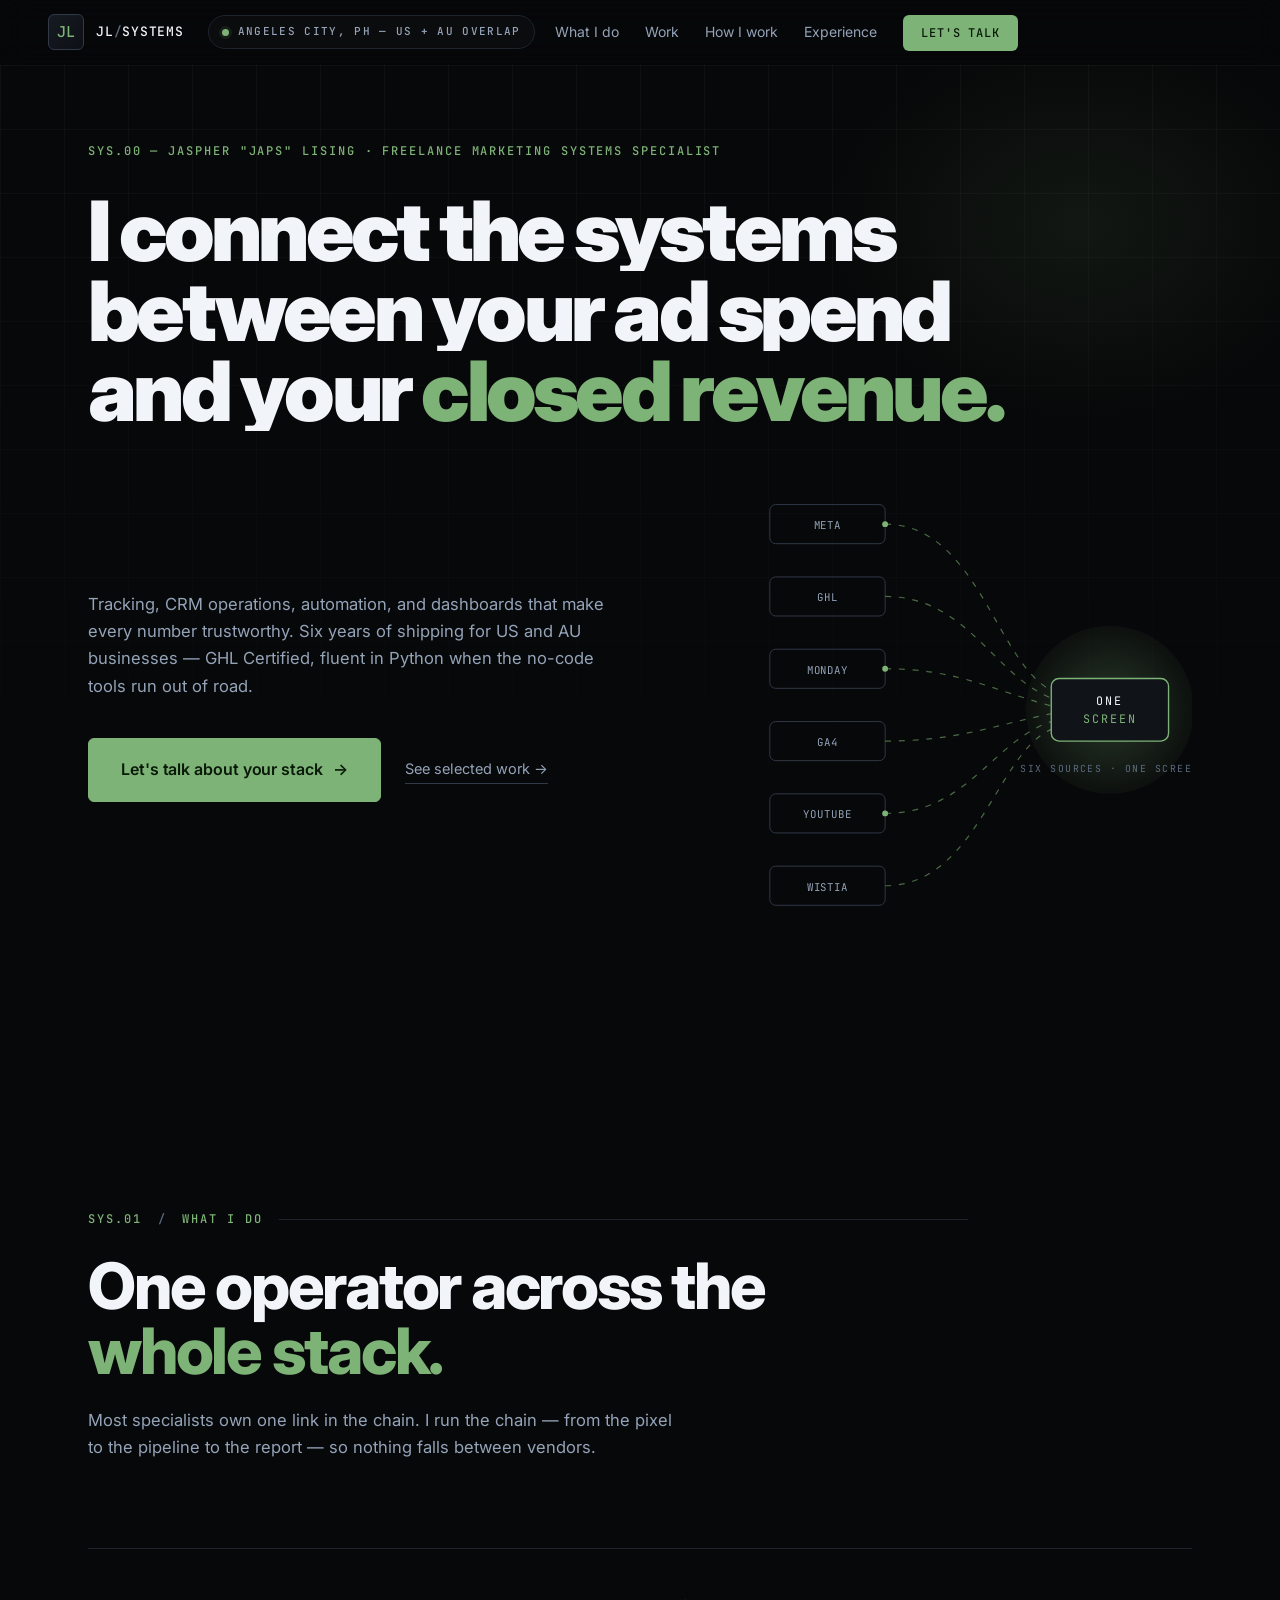
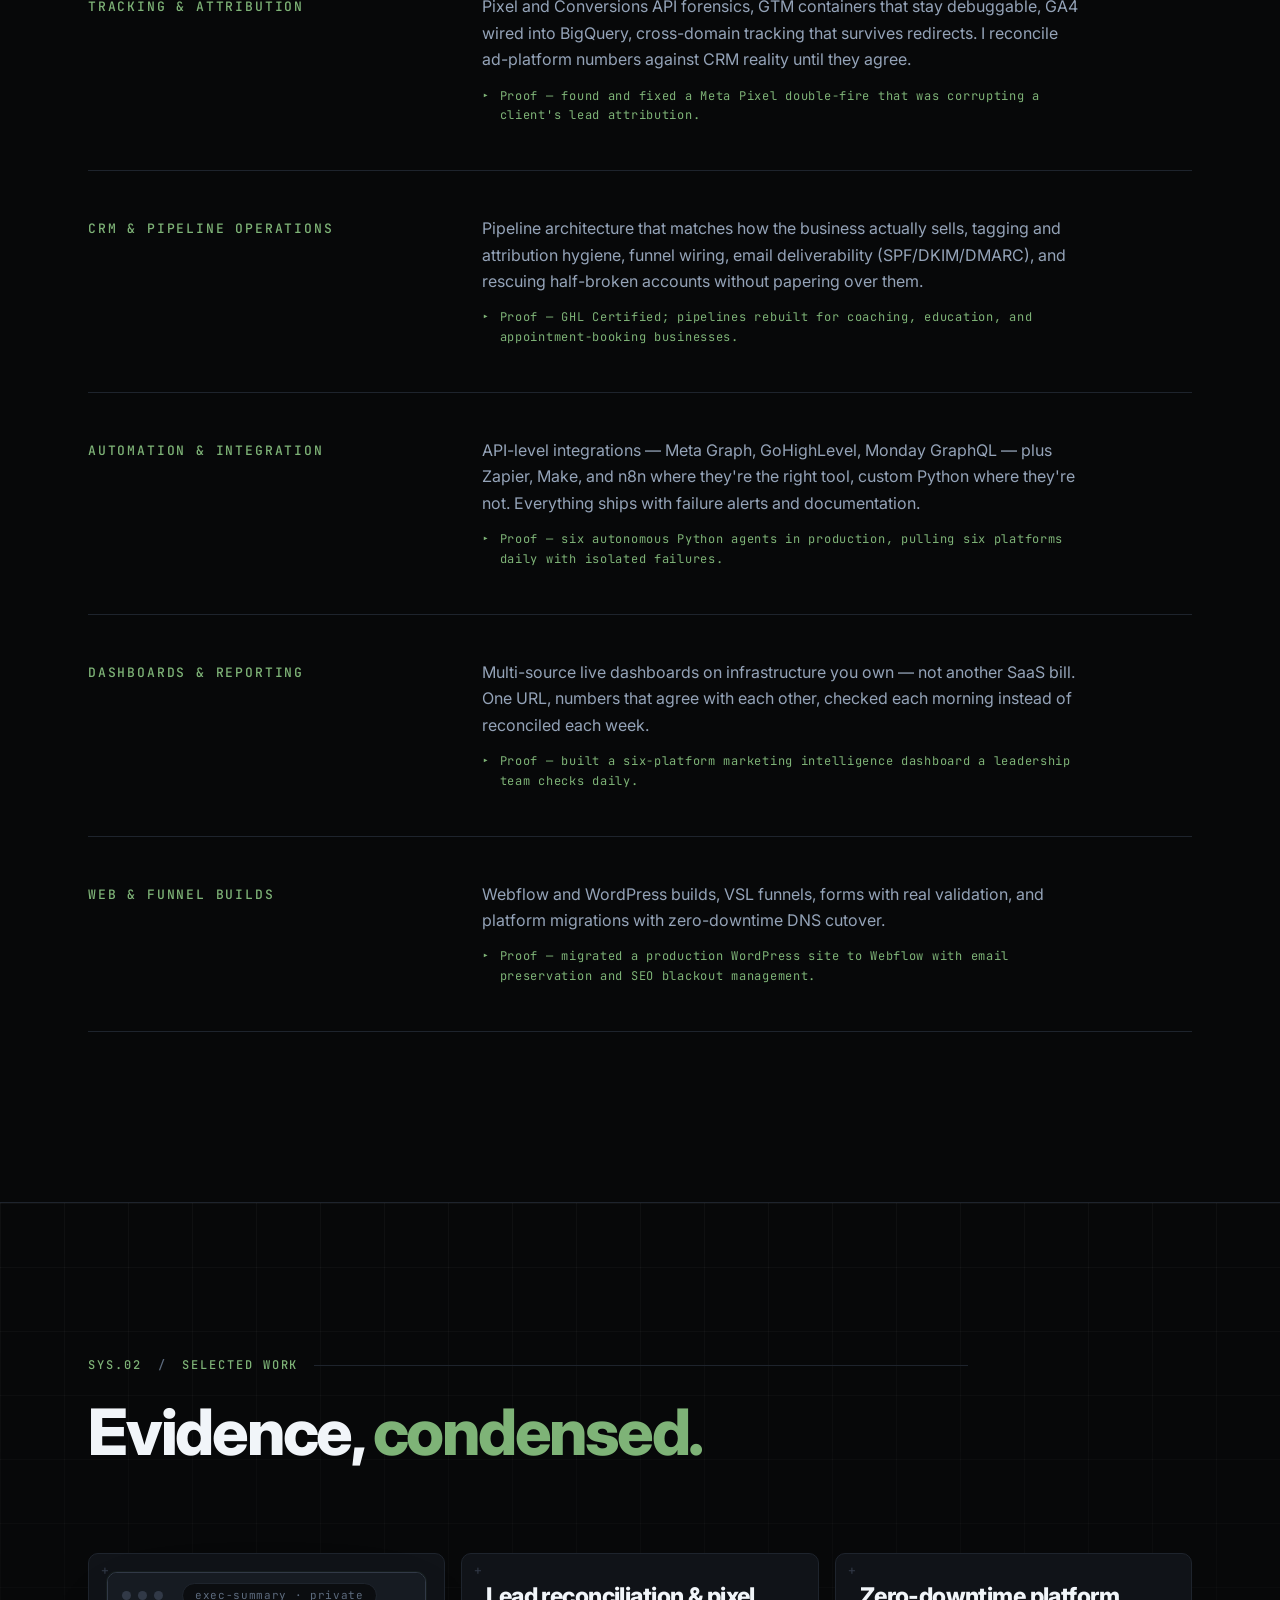
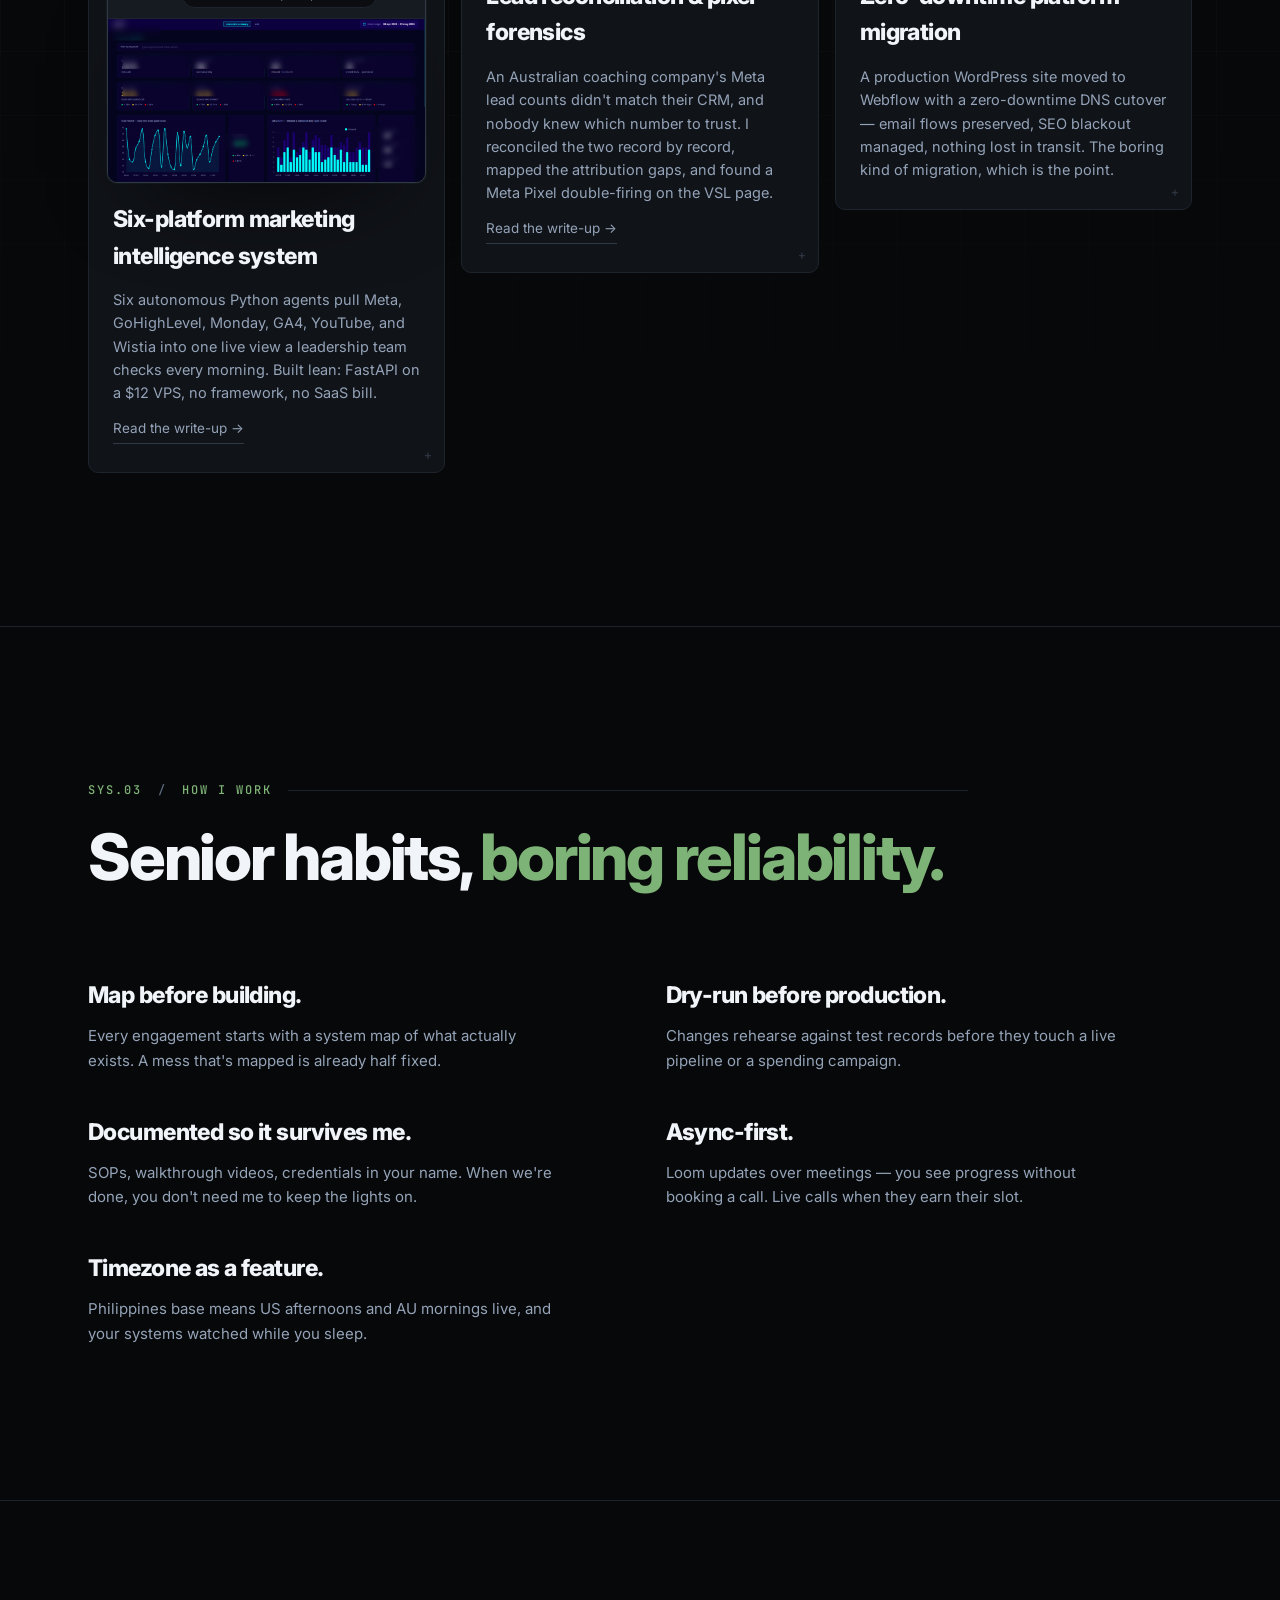
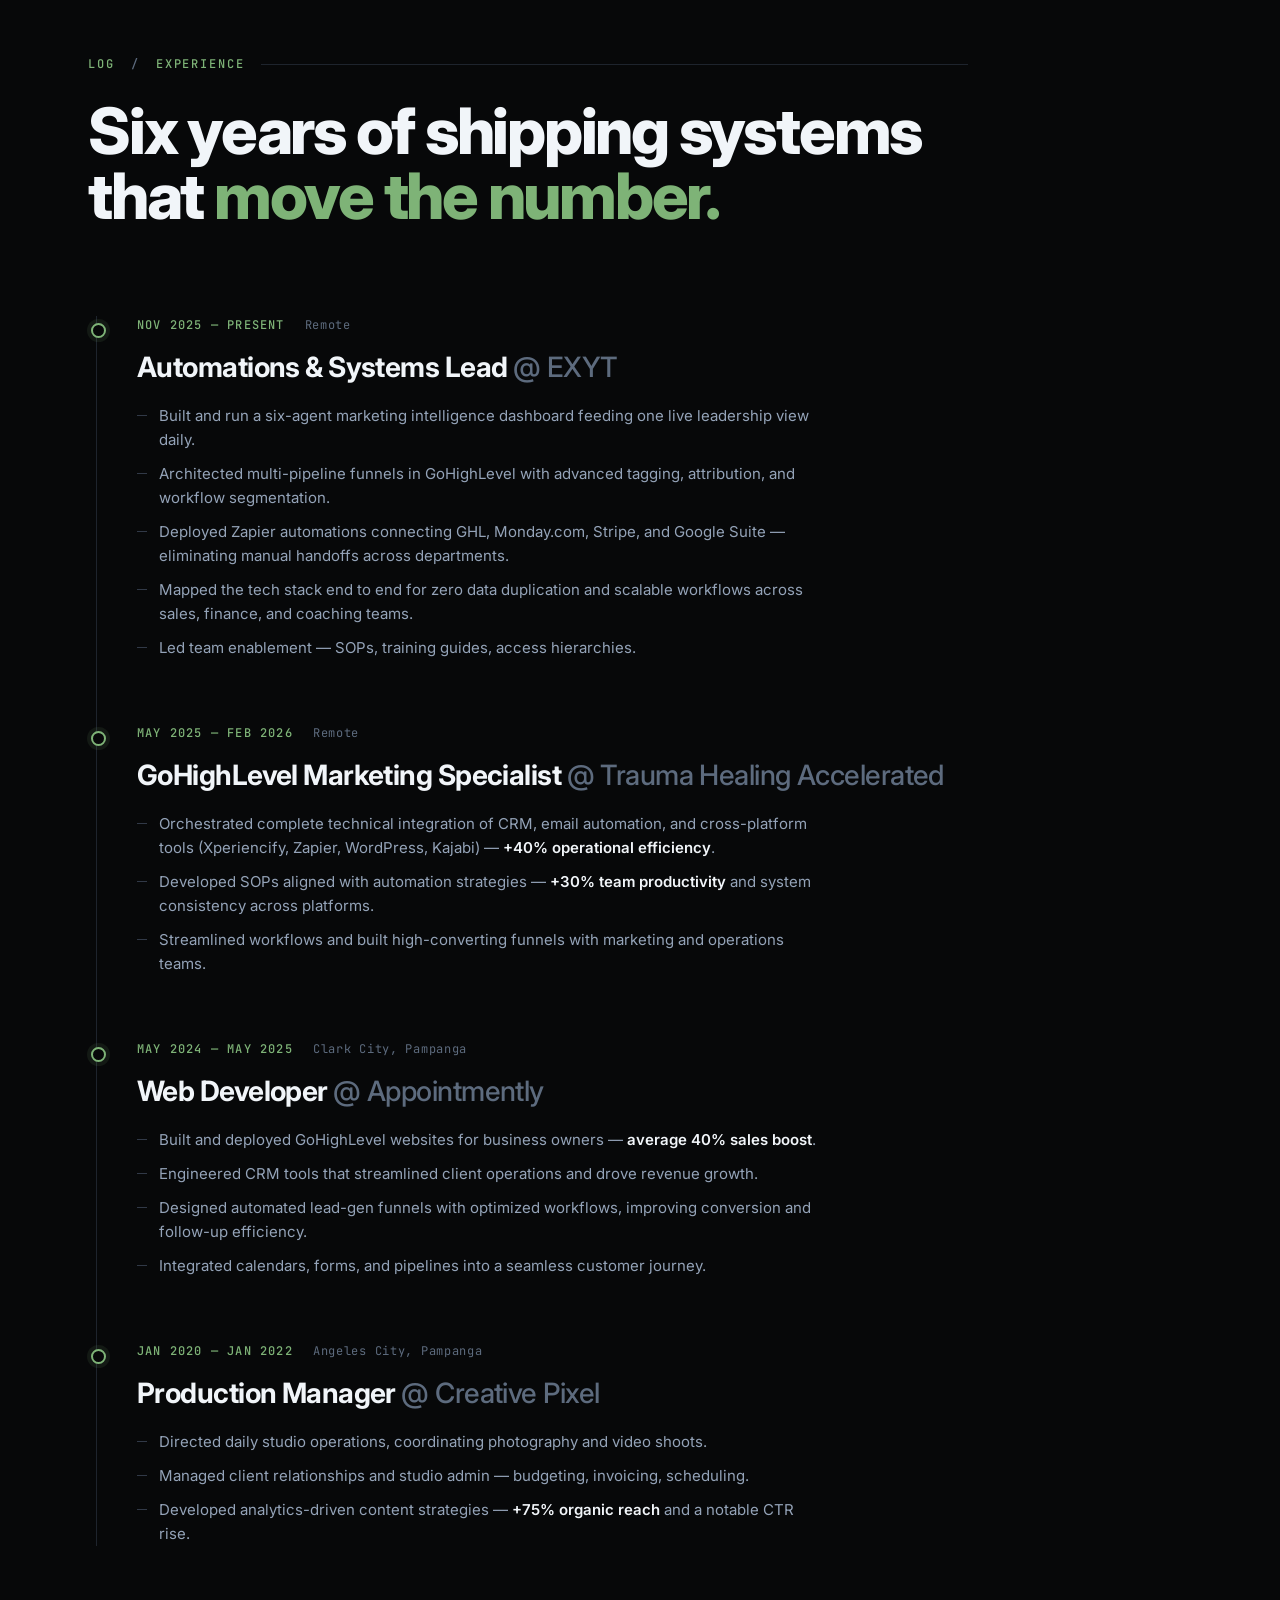
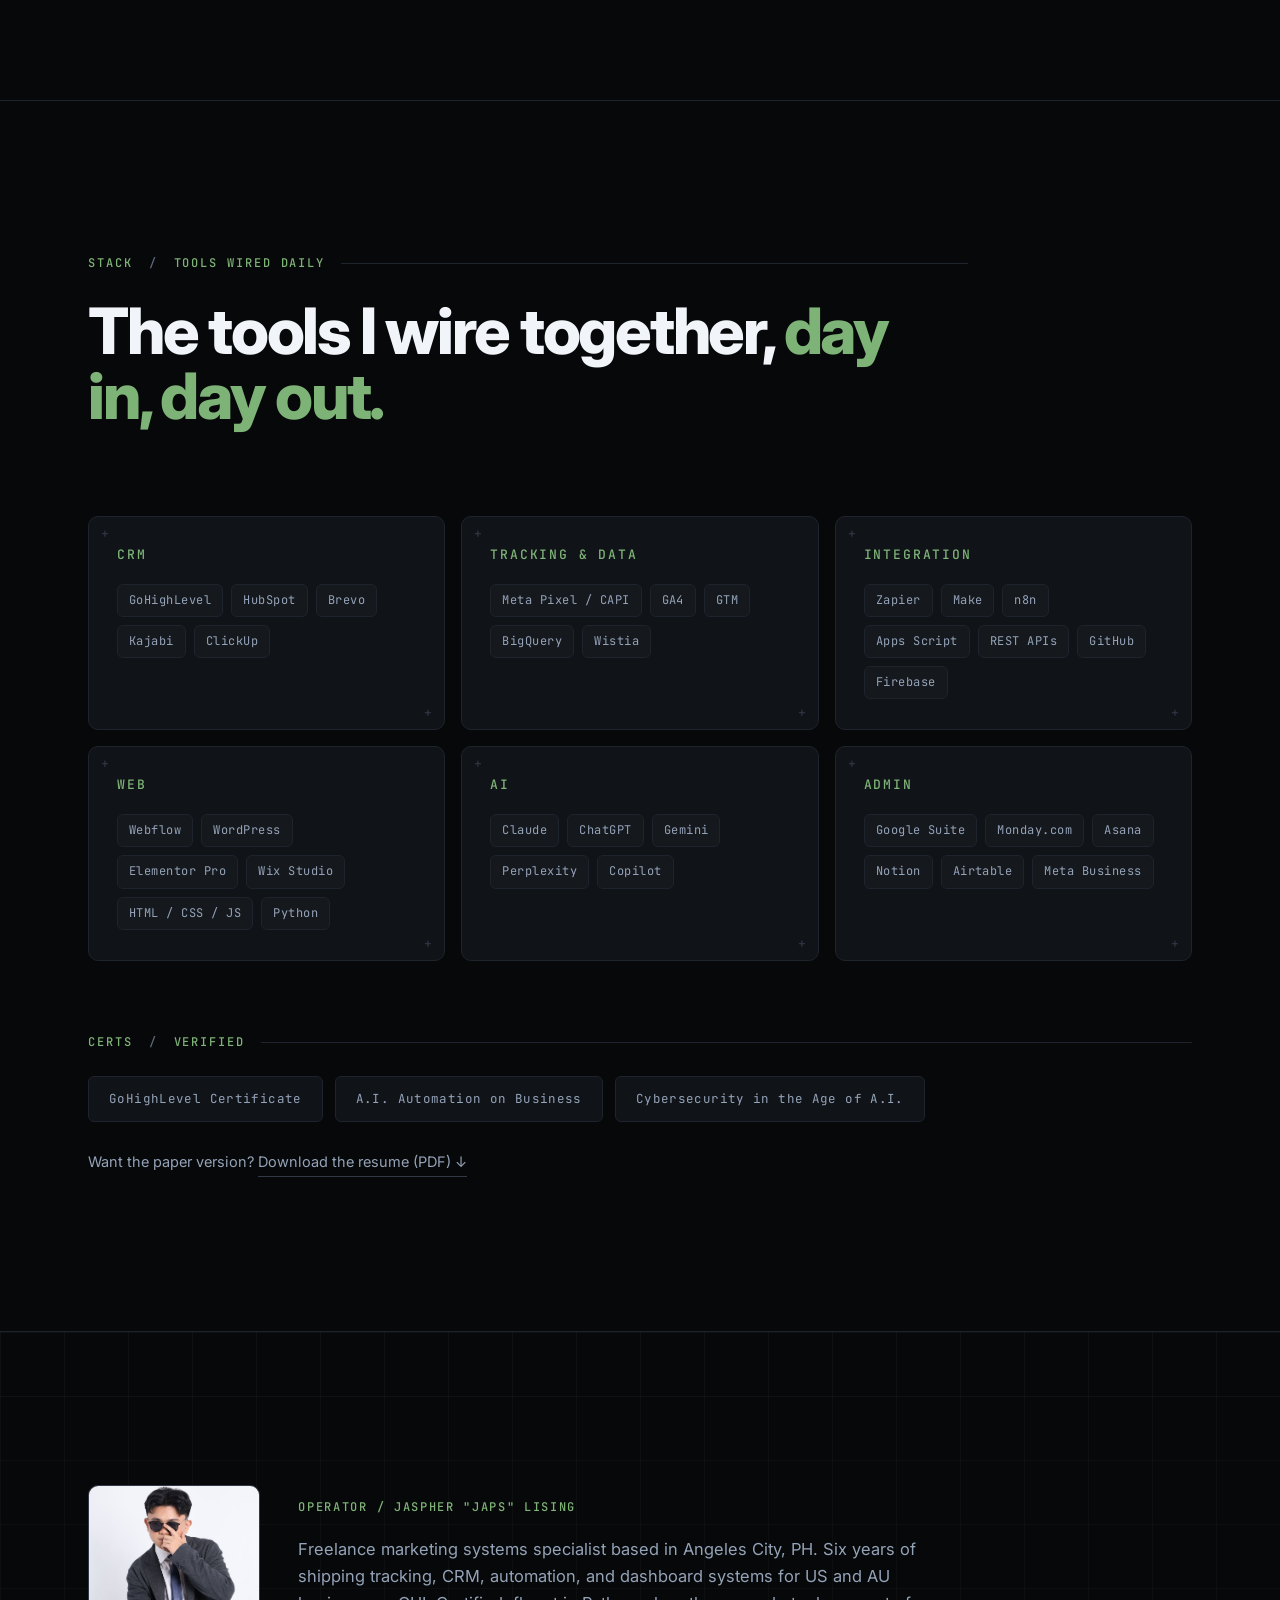
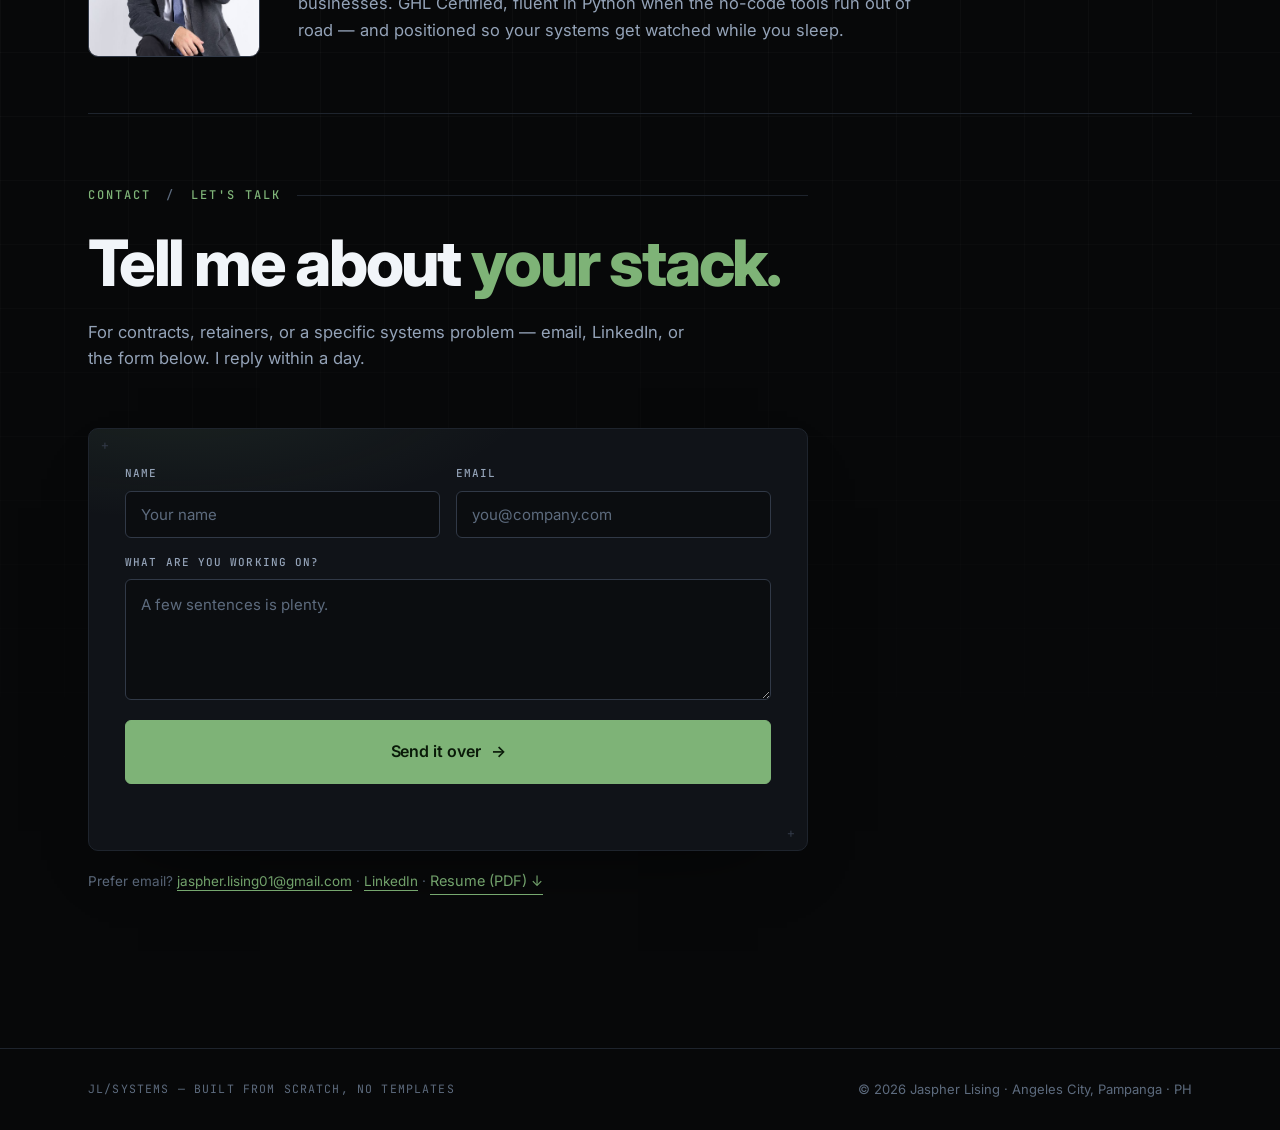
<file: index.html>
<!doctype html>
<html lang="en">
<head>
  <meta charset="utf-8" />
  <meta name="viewport" content="width=device-width, initial-scale=1" />
  <title>Jaspher Lising — Freelance marketing systems specialist</title>
  <meta name="description" content="Freelance marketing systems specialist. I connect the systems between your ad spend and your closed revenue — tracking, CRM operations, automation, and dashboards that make every number trustworthy." />
  <meta name="theme-color" content="#070809" />
  <link rel="canonical" href="https://portfolio.jaspher-lising01.workers.dev/" />
  <meta property="og:title" content="Jaspher Lising — Freelance marketing systems specialist" />
  <meta property="og:description" content="I connect the systems between your ad spend and your closed revenue — tracking, CRM, automation, and dashboards that make every number trustworthy." />
  <meta property="og:image" content="https://portfolio.jaspher-lising01.workers.dev/assets/profile.jpg" />
  <meta property="og:image:width" content="798" />
  <meta property="og:image:height" content="1200" />
  <meta property="og:url" content="https://portfolio.jaspher-lising01.workers.dev/" />
  <meta property="og:type" content="website" />
  <meta name="twitter:card" content="summary_large_image" />
  <link rel="icon" href="data:image/svg+xml,%3Csvg xmlns='http://www.w3.org/2000/svg' viewBox='0 0 100 100'%3E%3Crect width='100' height='100' rx='16' fill='%23101318'/%3E%3Ctext x='50' y='68' text-anchor='middle' font-size='48' font-family='monospace' font-weight='600' fill='%237EB377'%3EJL%3C/text%3E%3C/svg%3E" />
  <link rel="preconnect" href="https://fonts.googleapis.com" />
  <link rel="preconnect" href="https://fonts.gstatic.com" crossorigin />
  <link href="https://fonts.googleapis.com/css2?family=Inter:wght@400;500;600;800;900&family=JetBrains+Mono:wght@400;500&display=swap" rel="stylesheet" />
  <link rel="stylesheet" href="styles.css" />
  <link rel="stylesheet" href="home.css" />
  <script type="application/ld+json">
  {
    "@context": "https://schema.org",
    "@type": "Person",
    "name": "Jaspher Lising",
    "jobTitle": "Freelance Marketing Systems Specialist",
    "email": "mailto:jaspher.lising01@gmail.com",
    "url": "https://portfolio.jaspher-lising01.workers.dev/",
    "sameAs": ["https://www.linkedin.com/in/jaspherlising"],
    "address": { "@type": "PostalAddress", "addressLocality": "Angeles City", "addressRegion": "Pampanga", "addressCountry": "PH" }
  }
  </script>
</head>
<body>
  <a class="skip-link" href="#main">Skip to content</a>

  <header class="nav" id="nav">
    <a class="brand" href="#top" aria-label="Home">
      <span class="brand-mark">JL</span>
      <span class="brand-name">JL<span class="dim">/</span>SYSTEMS</span>
    </a>
    <span class="status-chip nav-status"><span class="status-dot" aria-hidden="true"></span>Angeles City, PH — US + AU overlap</span>
    <nav aria-label="Primary">
      <ul class="nav-links">
        <li><a href="#capabilities">What I do</a></li>
        <li><a href="#work">Work</a></li>
        <li><a href="#how">How I work</a></li>
        <li><a href="#experience">Experience</a></li>
        <li><a href="#contact" class="nav-cta">Let's talk</a></li>
      </ul>
    </nav>
    <button class="nav-toggle" aria-expanded="false" aria-controls="nav" aria-label="Toggle menu">
      <span></span><span></span><span></span>
    </button>
  </header>

  <main id="main">

    <!-- SYS.00 — Hero -->
    <section class="hero grid-bg" id="top">
      <div class="container">
        <p class="hero-eyebrow mono">SYS.00 — Jaspher "Japs" Lising · Freelance marketing systems specialist</p>
        <h1 class="hero-title">
          <span class="hero-line"><span style="--d:0ms">I connect the systems</span></span>
          <span class="hero-line"><span style="--d:80ms">between your ad spend</span></span>
          <span class="hero-line"><span style="--d:160ms">and your <em>closed revenue.</em></span></span>
        </h1>

        <div class="hero-sub">
          <div class="hero-copy">
            <p class="hero-lede">Tracking, CRM operations, automation, and dashboards that make every number trustworthy. Six years of shipping for US and AU businesses — GHL Certified, fluent in Python when the no-code tools run out of road.</p>
            <div class="hero-ctas">
              <a class="btn btn-primary btn-large" href="#contact">Let's talk about your stack <span class="arr" aria-hidden="true">→</span></a>
              <a class="arrow-link" href="#work">See selected work →</a>
            </div>
          </div>

          <figure class="hero-diagram" aria-hidden="true">
          <svg viewBox="0 0 440 470" xmlns="http://www.w3.org/2000/svg" role="img" aria-label="Six data sources flowing into one screen">
            <defs>
              <radialGradient id="node-glow" cx="50%" cy="50%" r="60%">
                <stop offset="0%" stop-color="rgba(126,179,119,0.28)" />
                <stop offset="100%" stop-color="rgba(126,179,119,0)" />
              </radialGradient>
            </defs>

            <!-- Source nodes -->
            <g class="diag-sources" font-family="JetBrains Mono, monospace" font-size="11" letter-spacing="1">
              <rect x="8" y="18" width="118" height="40" rx="6" fill="none" stroke="#313947" />
              <text x="67" y="43" text-anchor="middle" fill="#94a3b8">META</text>
              <rect x="8" y="92" width="118" height="40" rx="6" fill="none" stroke="#313947" />
              <text x="67" y="117" text-anchor="middle" fill="#94a3b8">GHL</text>
              <rect x="8" y="166" width="118" height="40" rx="6" fill="none" stroke="#313947" />
              <text x="67" y="191" text-anchor="middle" fill="#94a3b8">MONDAY</text>
              <rect x="8" y="240" width="118" height="40" rx="6" fill="none" stroke="#313947" />
              <text x="67" y="265" text-anchor="middle" fill="#94a3b8">GA4</text>
              <rect x="8" y="314" width="118" height="40" rx="6" fill="none" stroke="#313947" />
              <text x="67" y="339" text-anchor="middle" fill="#94a3b8">YOUTUBE</text>
              <rect x="8" y="388" width="118" height="40" rx="6" fill="none" stroke="#313947" />
              <text x="67" y="413" text-anchor="middle" fill="#94a3b8">WISTIA</text>
            </g>

            <!-- Connectors -->
            <g fill="none" stroke="#4a6b45" stroke-width="1.2">
              <path class="flow-dash" d="M 126 38 C 220 38, 240 180, 296 208" />
              <path class="flow-dash" d="M 126 112 C 210 112, 236 192, 296 216" />
              <path class="flow-dash" d="M 126 186 C 200 186, 236 208, 296 224" />
              <path class="flow-dash" d="M 126 260 C 200 260, 236 244, 296 232" />
              <path class="flow-dash" d="M 126 334 C 210 334, 236 260, 296 240" />
              <path class="flow-dash" d="M 126 408 C 220 408, 240 272, 296 248" />
            </g>

            <!-- Data dots riding the connectors -->
            <g fill="#7eb377">
              <circle class="flow-dot" r="3" style="offset-path: path('M 126 38 C 220 38, 240 180, 296 208'); --d: 0ms" />
              <circle class="flow-dot" r="3" style="offset-path: path('M 126 186 C 200 186, 236 208, 296 224'); --d: 1400ms" />
              <circle class="flow-dot" r="3" style="offset-path: path('M 126 334 C 210 334, 236 260, 296 240'); --d: 2800ms" />
            </g>

            <!-- ONE SCREEN node -->
            <circle cx="356" cy="228" r="86" fill="url(#node-glow)" />
            <rect x="296" y="196" width="120" height="64" rx="8" fill="#101318" stroke="#7eb377" stroke-width="1.4" />
            <text x="356" y="223" text-anchor="middle" fill="#f1f5f9" font-family="JetBrains Mono, monospace" font-size="12" letter-spacing="2">ONE</text>
            <text x="356" y="241" text-anchor="middle" fill="#7eb377" font-family="JetBrains Mono, monospace" font-size="12" letter-spacing="2">SCREEN</text>

            <!-- Caption -->
            <text x="356" y="292" text-anchor="middle" fill="#5d6b7e" font-family="JetBrains Mono, monospace" font-size="10" letter-spacing="1.5">SIX SOURCES · ONE SCREEN</text>
          </svg>
          </figure>
        </div>
      </div>
    </section>

    <!-- SYS.01 — Capabilities (the spine) -->
    <section class="sec capabilities" id="capabilities">
      <div class="container">
        <div class="section-head">
          <p class="sys-eyebrow">SYS.01 <span class="dim">/</span> What I do</p>
          <h2 class="section-title">One operator across the <em>whole stack.</em></h2>
          <p class="section-lede">Most specialists own one link in the chain. I run the chain — from the pixel to the pipeline to the report — so nothing falls between vendors.</p>
        </div>

        <dl class="cap-list">
          <div class="cap-row reveal">
            <dt class="mono">Tracking &amp; attribution</dt>
            <dd>
              <p>Pixel and Conversions API forensics, GTM containers that stay debuggable, GA4 wired into BigQuery, cross-domain tracking that survives redirects. I reconcile ad-platform numbers against CRM reality until they agree.</p>
              <p class="cap-proof mono">Proof — found and fixed a Meta Pixel double-fire that was corrupting a client's lead attribution.</p>
            </dd>
          </div>
          <div class="cap-row reveal">
            <dt class="mono">CRM &amp; pipeline operations</dt>
            <dd>
              <p>Pipeline architecture that matches how the business actually sells, tagging and attribution hygiene, funnel wiring, email deliverability (SPF/DKIM/DMARC), and rescuing half-broken accounts without papering over them.</p>
              <p class="cap-proof mono">Proof — GHL Certified; pipelines rebuilt for coaching, education, and appointment-booking businesses.</p>
            </dd>
          </div>
          <div class="cap-row reveal">
            <dt class="mono">Automation &amp; integration</dt>
            <dd>
              <p>API-level integrations — Meta Graph, GoHighLevel, Monday GraphQL — plus Zapier, Make, and n8n where they're the right tool, custom Python where they're not. Everything ships with failure alerts and documentation.</p>
              <p class="cap-proof mono">Proof — six autonomous Python agents in production, pulling six platforms daily with isolated failures.</p>
            </dd>
          </div>
          <div class="cap-row reveal">
            <dt class="mono">Dashboards &amp; reporting</dt>
            <dd>
              <p>Multi-source live dashboards on infrastructure you own — not another SaaS bill. One URL, numbers that agree with each other, checked each morning instead of reconciled each week.</p>
              <p class="cap-proof mono">Proof — built a six-platform marketing intelligence dashboard a leadership team checks daily.</p>
            </dd>
          </div>
          <div class="cap-row reveal">
            <dt class="mono">Web &amp; funnel builds</dt>
            <dd>
              <p>Webflow and WordPress builds, VSL funnels, forms with real validation, and platform migrations with zero-downtime DNS cutover.</p>
              <!-- [VERIFY: migration client descriptor + any outcome details for this proof line] -->
              <p class="cap-proof mono">Proof — migrated a production WordPress site to Webflow with email preservation and SEO blackout management.</p>
            </dd>
          </div>
        </dl>
      </div>
    </section>

    <!-- SYS.02 — Selected work -->
    <section class="sec work grid-bg" id="work">
      <div class="container">
        <div class="section-head">
          <p class="sys-eyebrow">SYS.02 <span class="dim">/</span> Selected work</p>
          <h2 class="section-title">Evidence, <em>condensed.</em></h2>
        </div>

        <div class="work-cards">
          <article class="work-card ticks reveal">
            <figure class="browser-frame">
              <div class="shot-chrome" aria-hidden="true">
                <span class="shot-dot"></span><span class="shot-dot"></span><span class="shot-dot"></span>
                <span class="shot-url">exec-summary · private</span>
              </div>
              <img src="assets/dashboard.png" alt="Executive summary view of a six-platform marketing intelligence dashboard, identifying details blurred" loading="lazy" width="1915" height="981" />
            </figure>
            <h3>Six-platform marketing intelligence system</h3>
            <p>Six autonomous Python agents pull Meta, GoHighLevel, Monday, GA4, YouTube, and Wistia into one live view a leadership team checks every morning. Built lean: FastAPI on a $12 VPS, no framework, no SaaS bill.</p>
            <a class="arrow-link" href="work.html#dashboard">Read the write-up →</a>
          </article>

          <article class="work-card ticks reveal">
            <h3>Lead reconciliation &amp; pixel forensics</h3>
            <!-- [VERIFY: reconciliation outcome numbers — add when confirmed] -->
            <p>An Australian coaching company's Meta lead counts didn't match their CRM, and nobody knew which number to trust. I reconciled the two record by record, mapped the attribution gaps, and found a Meta Pixel double-firing on the VSL page.</p>
            <a class="arrow-link" href="work.html#reconciliation">Read the write-up →</a>
          </article>

          <article class="work-card ticks reveal">
            <h3>Zero-downtime platform migration</h3>
            <!-- [VERIFY: migration client descriptor, timeframe, and any outcome numbers] -->
            <p>A production WordPress site moved to Webflow with a zero-downtime DNS cutover — email flows preserved, SEO blackout managed, nothing lost in transit. The boring kind of migration, which is the point.</p>
          </article>
        </div>
      </div>
    </section>

    <!-- SYS.03 — How I work -->
    <section class="sec how" id="how">
      <div class="container">
        <div class="section-head">
          <p class="sys-eyebrow">SYS.03 <span class="dim">/</span> How I work</p>
          <h2 class="section-title">Senior habits, <em>boring reliability.</em></h2>
        </div>

        <ul class="how-list">
          <li class="reveal">
            <h3>Map before building.</h3>
            <p>Every engagement starts with a system map of what actually exists. A mess that's mapped is already half fixed.</p>
          </li>
          <li class="reveal">
            <h3>Dry-run before production.</h3>
            <p>Changes rehearse against test records before they touch a live pipeline or a spending campaign.</p>
          </li>
          <li class="reveal">
            <h3>Documented so it survives me.</h3>
            <p>SOPs, walkthrough videos, credentials in your name. When we're done, you don't need me to keep the lights on.</p>
          </li>
          <li class="reveal">
            <h3>Async-first.</h3>
            <p>Loom updates over meetings — you see progress without booking a call. Live calls when they earn their slot.</p>
          </li>
          <li class="reveal">
            <h3>Timezone as a feature.</h3>
            <p>Philippines base means US afternoons and AU mornings live, and your systems watched while you sleep.</p>
          </li>
        </ul>
      </div>
    </section>

    <!-- LOG — Experience -->
    <section class="sec experience" id="experience">
      <div class="container">
        <div class="section-head">
          <p class="sys-eyebrow">LOG <span class="dim">/</span> Experience</p>
          <h2 class="section-title">Six years of shipping systems that <em>move the number.</em></h2>
        </div>

        <ol class="timeline">
          <li class="tl-item reveal">
            <div class="tl-meta">
              <span class="tl-date mono">Nov 2025 — Present</span>
              <span class="tl-loc mono">Remote</span>
            </div>
            <div class="tl-body">
              <h3>Automations &amp; Systems Lead <span class="at">@ EXYT</span></h3>
              <ul>
                <li>Built and run a six-agent marketing intelligence dashboard feeding one live leadership view daily.</li>
                <li>Architected multi-pipeline funnels in GoHighLevel with advanced tagging, attribution, and workflow segmentation.</li>
                <li>Deployed Zapier automations connecting GHL, Monday.com, Stripe, and Google Suite — eliminating manual handoffs across departments.</li>
                <li>Mapped the tech stack end to end for zero data duplication and scalable workflows across sales, finance, and coaching teams.</li>
                <li>Led team enablement — SOPs, training guides, access hierarchies.</li>
              </ul>
            </div>
          </li>

          <li class="tl-item reveal">
            <div class="tl-meta">
              <span class="tl-date mono">May 2025 — Feb 2026</span>
              <span class="tl-loc mono">Remote</span>
            </div>
            <div class="tl-body">
              <h3>GoHighLevel Marketing Specialist <span class="at">@ Trauma Healing Accelerated</span></h3>
              <ul>
                <!-- [VERIFY: +40% operational efficiency and +30% team productivity — confirm or cut] -->
                <li>Orchestrated complete technical integration of CRM, email automation, and cross-platform tools (Xperiencify, Zapier, WordPress, Kajabi) — <strong>+40% operational efficiency</strong>.</li>
                <li>Developed SOPs aligned with automation strategies — <strong>+30% team productivity</strong> and system consistency across platforms.</li>
                <li>Streamlined workflows and built high-converting funnels with marketing and operations teams.</li>
              </ul>
            </div>
          </li>

          <li class="tl-item reveal">
            <div class="tl-meta">
              <span class="tl-date mono">May 2024 — May 2025</span>
              <span class="tl-loc mono">Clark City, Pampanga</span>
            </div>
            <div class="tl-body">
              <h3>Web Developer <span class="at">@ Appointmently</span></h3>
              <ul>
                <!-- [VERIFY: average 40% sales boost — confirm or cut] -->
                <li>Built and deployed GoHighLevel websites for business owners — <strong>average 40% sales boost</strong>.</li>
                <li>Engineered CRM tools that streamlined client operations and drove revenue growth.</li>
                <li>Designed automated lead-gen funnels with optimized workflows, improving conversion and follow-up efficiency.</li>
                <li>Integrated calendars, forms, and pipelines into a seamless customer journey.</li>
              </ul>
            </div>
          </li>

          <li class="tl-item reveal">
            <div class="tl-meta">
              <span class="tl-date mono">Jan 2020 — Jan 2022</span>
              <span class="tl-loc mono">Angeles City, Pampanga</span>
            </div>
            <div class="tl-body">
              <h3>Production Manager <span class="at">@ Creative Pixel</span></h3>
              <ul>
                <li>Directed daily studio operations, coordinating photography and video shoots.</li>
                <li>Managed client relationships and studio admin — budgeting, invoicing, scheduling.</li>
                <!-- [VERIFY: +75% organic reach — confirm or cut] -->
                <li>Developed analytics-driven content strategies — <strong>+75% organic reach</strong> and a notable CTR rise.</li>
              </ul>
            </div>
          </li>
        </ol>
      </div>
    </section>

    <!-- STACK — Skills -->
    <section class="sec skills" id="skills">
      <div class="container">
        <div class="section-head">
          <p class="sys-eyebrow">STACK <span class="dim">/</span> Tools wired daily</p>
          <h2 class="section-title">The tools I wire together, <em>day in, day out.</em></h2>
        </div>

        <div class="skill-grid">
          <article class="skill-card ticks">
            <h3 class="skill-name mono">CRM</h3>
            <div class="chip-row">
              <span class="chip">GoHighLevel</span><span class="chip">HubSpot</span><span class="chip">Brevo</span><span class="chip">Kajabi</span><span class="chip">ClickUp</span>
            </div>
          </article>
          <article class="skill-card ticks">
            <h3 class="skill-name mono">Tracking &amp; data</h3>
            <div class="chip-row">
              <span class="chip">Meta Pixel / CAPI</span><span class="chip">GA4</span><span class="chip">GTM</span><span class="chip">BigQuery</span><span class="chip">Wistia</span>
            </div>
          </article>
          <article class="skill-card ticks">
            <h3 class="skill-name mono">Integration</h3>
            <div class="chip-row">
              <span class="chip">Zapier</span><span class="chip">Make</span><span class="chip">n8n</span><span class="chip">Apps Script</span><span class="chip">REST APIs</span><span class="chip">GitHub</span><span class="chip">Firebase</span>
            </div>
          </article>
          <article class="skill-card ticks">
            <h3 class="skill-name mono">Web</h3>
            <div class="chip-row">
              <span class="chip">Webflow</span><span class="chip">WordPress</span><span class="chip">Elementor Pro</span><span class="chip">Wix Studio</span><span class="chip">HTML / CSS / JS</span><span class="chip">Python</span>
            </div>
          </article>
          <article class="skill-card ticks">
            <h3 class="skill-name mono">AI</h3>
            <div class="chip-row">
              <span class="chip">Claude</span><span class="chip">ChatGPT</span><span class="chip">Gemini</span><span class="chip">Perplexity</span><span class="chip">Copilot</span>
            </div>
          </article>
          <article class="skill-card ticks">
            <h3 class="skill-name mono">Admin</h3>
            <div class="chip-row">
              <span class="chip">Google Suite</span><span class="chip">Monday.com</span><span class="chip">Asana</span><span class="chip">Notion</span><span class="chip">Airtable</span><span class="chip">Meta Business</span>
            </div>
          </article>
        </div>

        <div class="certs">
          <p class="sys-eyebrow">CERTS <span class="dim">/</span> Verified</p>
          <ul class="cert-list">
            <li>GoHighLevel Certificate</li>
            <li>A.I. Automation on Business</li>
            <li>Cybersecurity in the Age of A.I.</li>
          </ul>
          <!-- [VERIFY: assets/resume.pdf still presents the EXYT role as current employment — needs the same freelancer treatment before you send it out. Flagged only; PDF not edited.] -->
          <p class="resume-line">Want the paper version? <a class="arrow-link" href="assets/resume.pdf" download>Download the resume (PDF) ↓</a></p>
        </div>
      </div>
    </section>

    <!-- About + contact -->
    <section class="sec audit grid-bg" id="contact">
      <div class="container">
        <div class="about-strip reveal">
          <img class="about-photo" src="assets/profile.jpg" alt="Jaspher Lising" loading="lazy" width="798" height="1200" />
          <div>
            <p class="svc-id mono">Operator / Jaspher "Japs" Lising</p>
            <p class="about-copy">Freelance marketing systems specialist based in Angeles City, PH. Six years of shipping tracking, CRM, automation, and dashboard systems for US and AU businesses. GHL Certified, fluent in Python when the no-code tools run out of road — and positioned so your systems get watched while you sleep.</p>
          </div>
        </div>

        <div class="audit-head">
          <p class="sys-eyebrow">CONTACT <span class="dim">/</span> Let's talk</p>
          <h2 class="section-title">Tell me about <em>your stack.</em></h2>
          <p class="section-lede">For contracts, retainers, or a specific systems problem — email, LinkedIn, or the form below. I reply within a day.</p>
        </div>

        <div class="form-wrap">
          <form class="lead-form ticks" id="leadForm" novalidate>
            <div class="form-row">
              <div class="form-field">
                <label for="lf-name">Name</label>
                <input id="lf-name" name="name" type="text" autocomplete="name" required placeholder="Your name" />
              </div>
              <div class="form-field">
                <label for="lf-email">Email</label>
                <input id="lf-email" name="email" type="email" autocomplete="email" required placeholder="you@company.com" />
              </div>
            </div>
            <div class="form-field">
              <label for="lf-message">What are you working on?</label>
              <textarea id="lf-message" name="message" rows="4" required placeholder="A few sentences is plenty."></textarea>
            </div>

            <!-- Honeypot: hidden from humans, catches bots -->
            <div class="lf-hp" aria-hidden="true">
              <label>Leave this empty <input type="text" name="company_website" tabindex="-1" autocomplete="off" /></label>
            </div>

            <button class="btn btn-primary btn-large" type="submit" id="lf-submit">Send it over <span class="arr" aria-hidden="true">→</span></button>
            <p class="lf-status" id="lf-status" role="status" aria-live="polite"></p>
          </form>
          <p class="form-fallback">Prefer email? <a href="mailto:jaspher.lising01@gmail.com">jaspher.lising01@gmail.com</a> · <a href="https://www.linkedin.com/in/jaspherlising" target="_blank" rel="noopener noreferrer">LinkedIn</a> · <a class="arrow-link" href="assets/resume.pdf" download>Resume (PDF) ↓</a></p>
        </div>
      </div>
    </section>
  </main>

  <footer class="footer">
    <div class="container footer-row">
      <p class="mono">JL/SYSTEMS — built from scratch, no templates</p>
      <p>© <span id="year"></span> Jaspher Lising · Angeles City, Pampanga · PH</p>
    </div>
  </footer>

  <script src="script.js" defer></script>
</body>
</html>
</file>
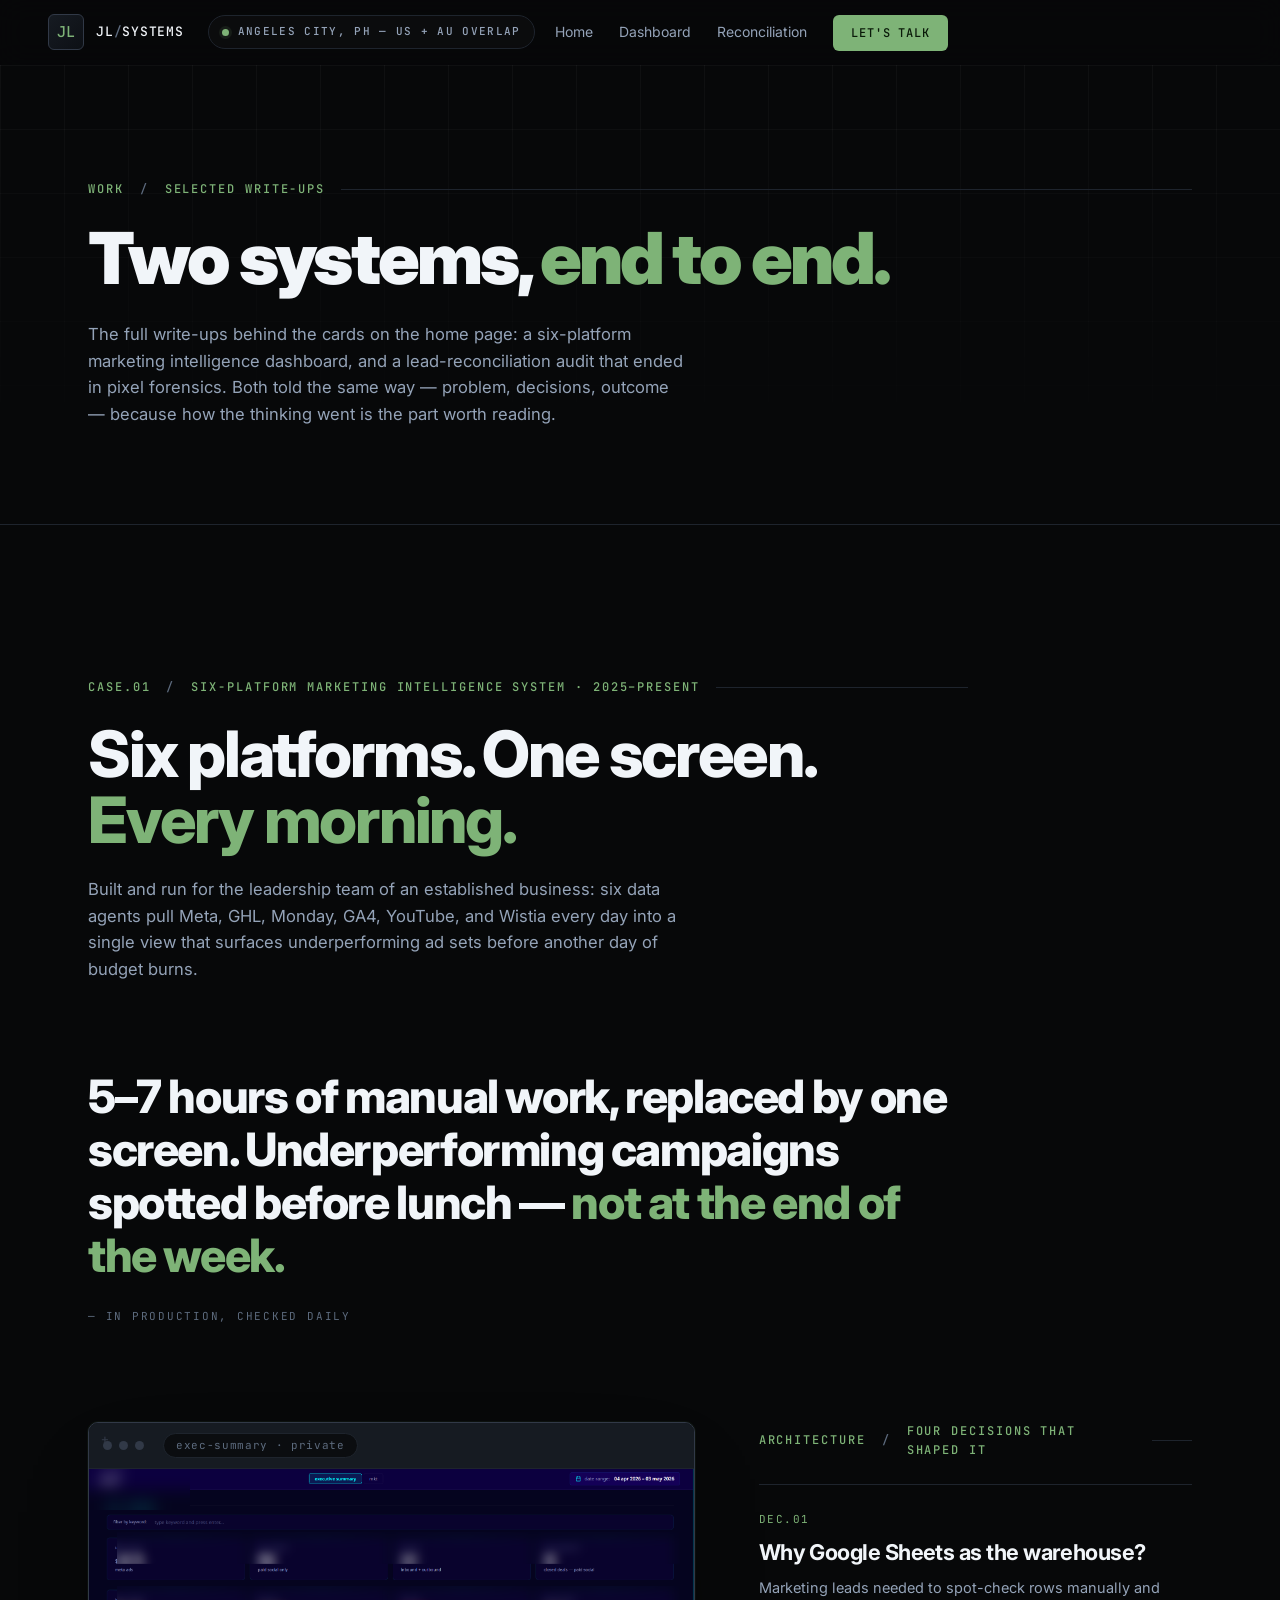
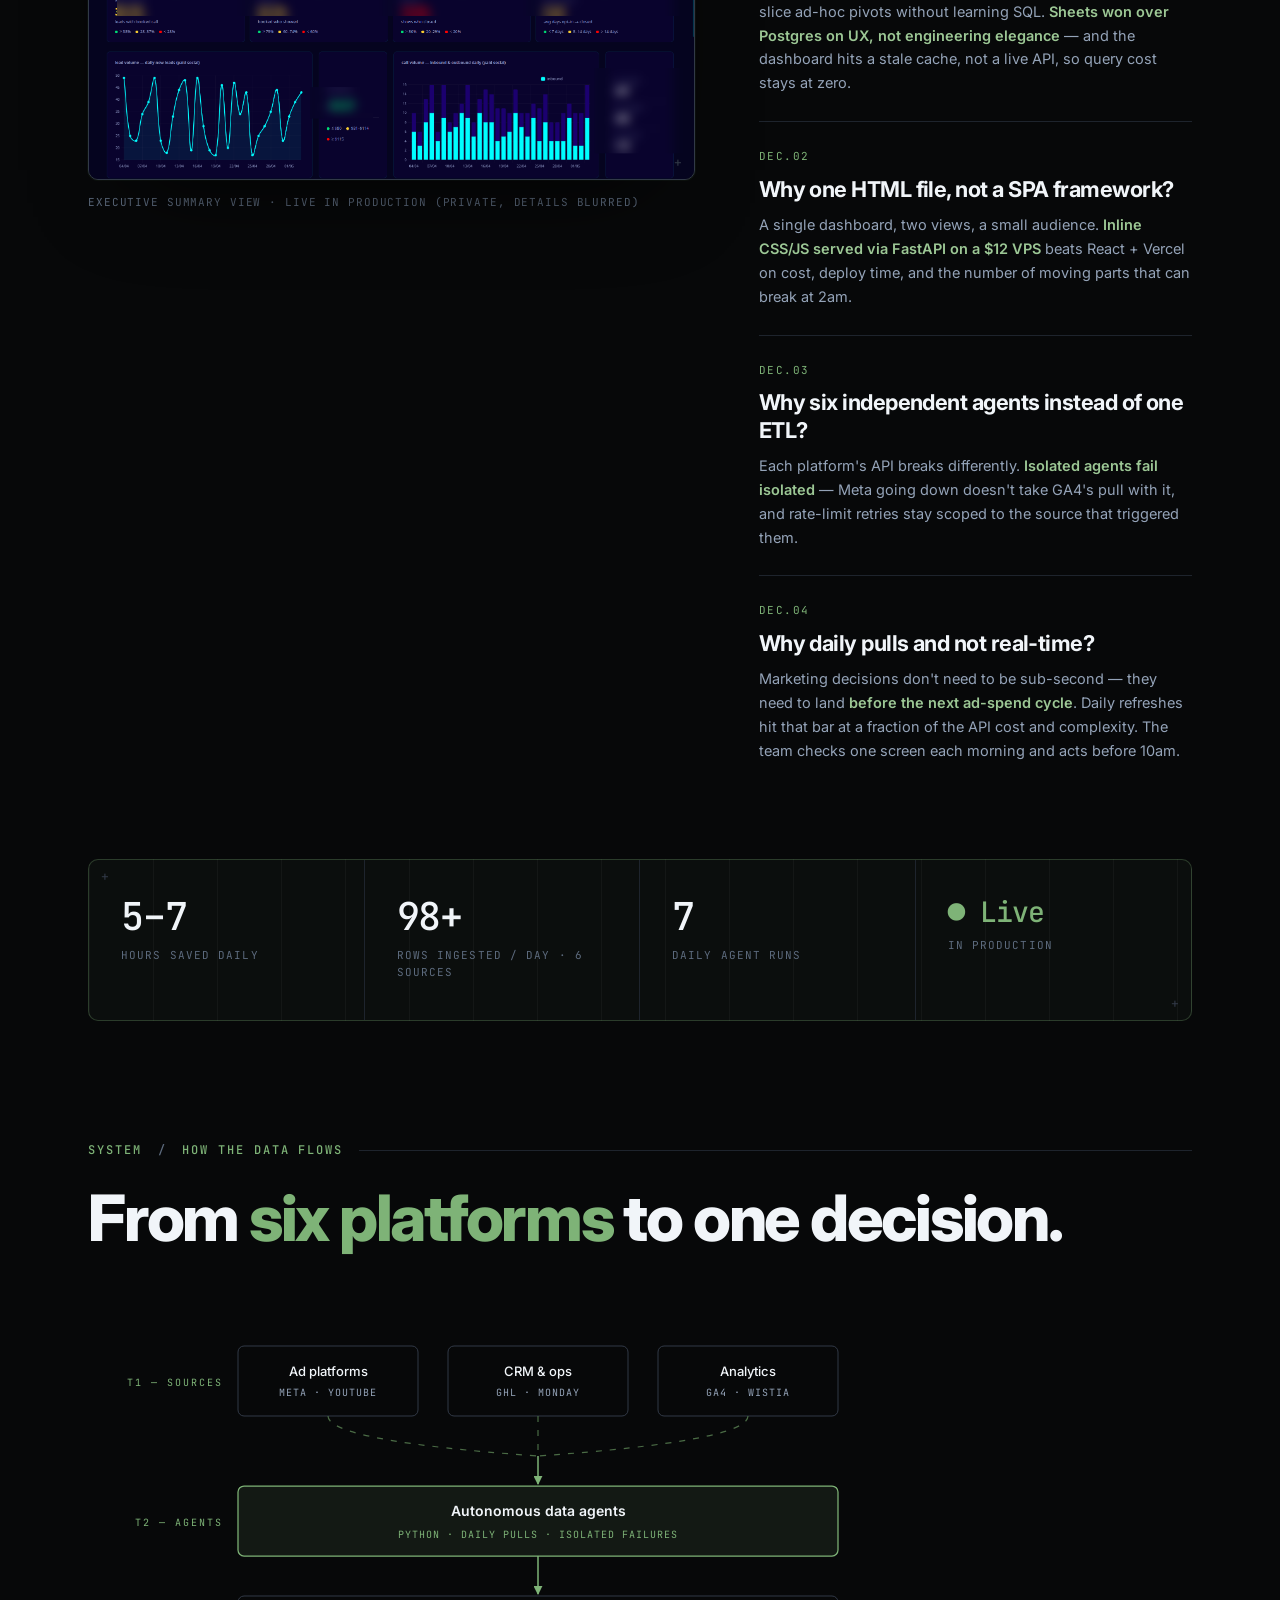
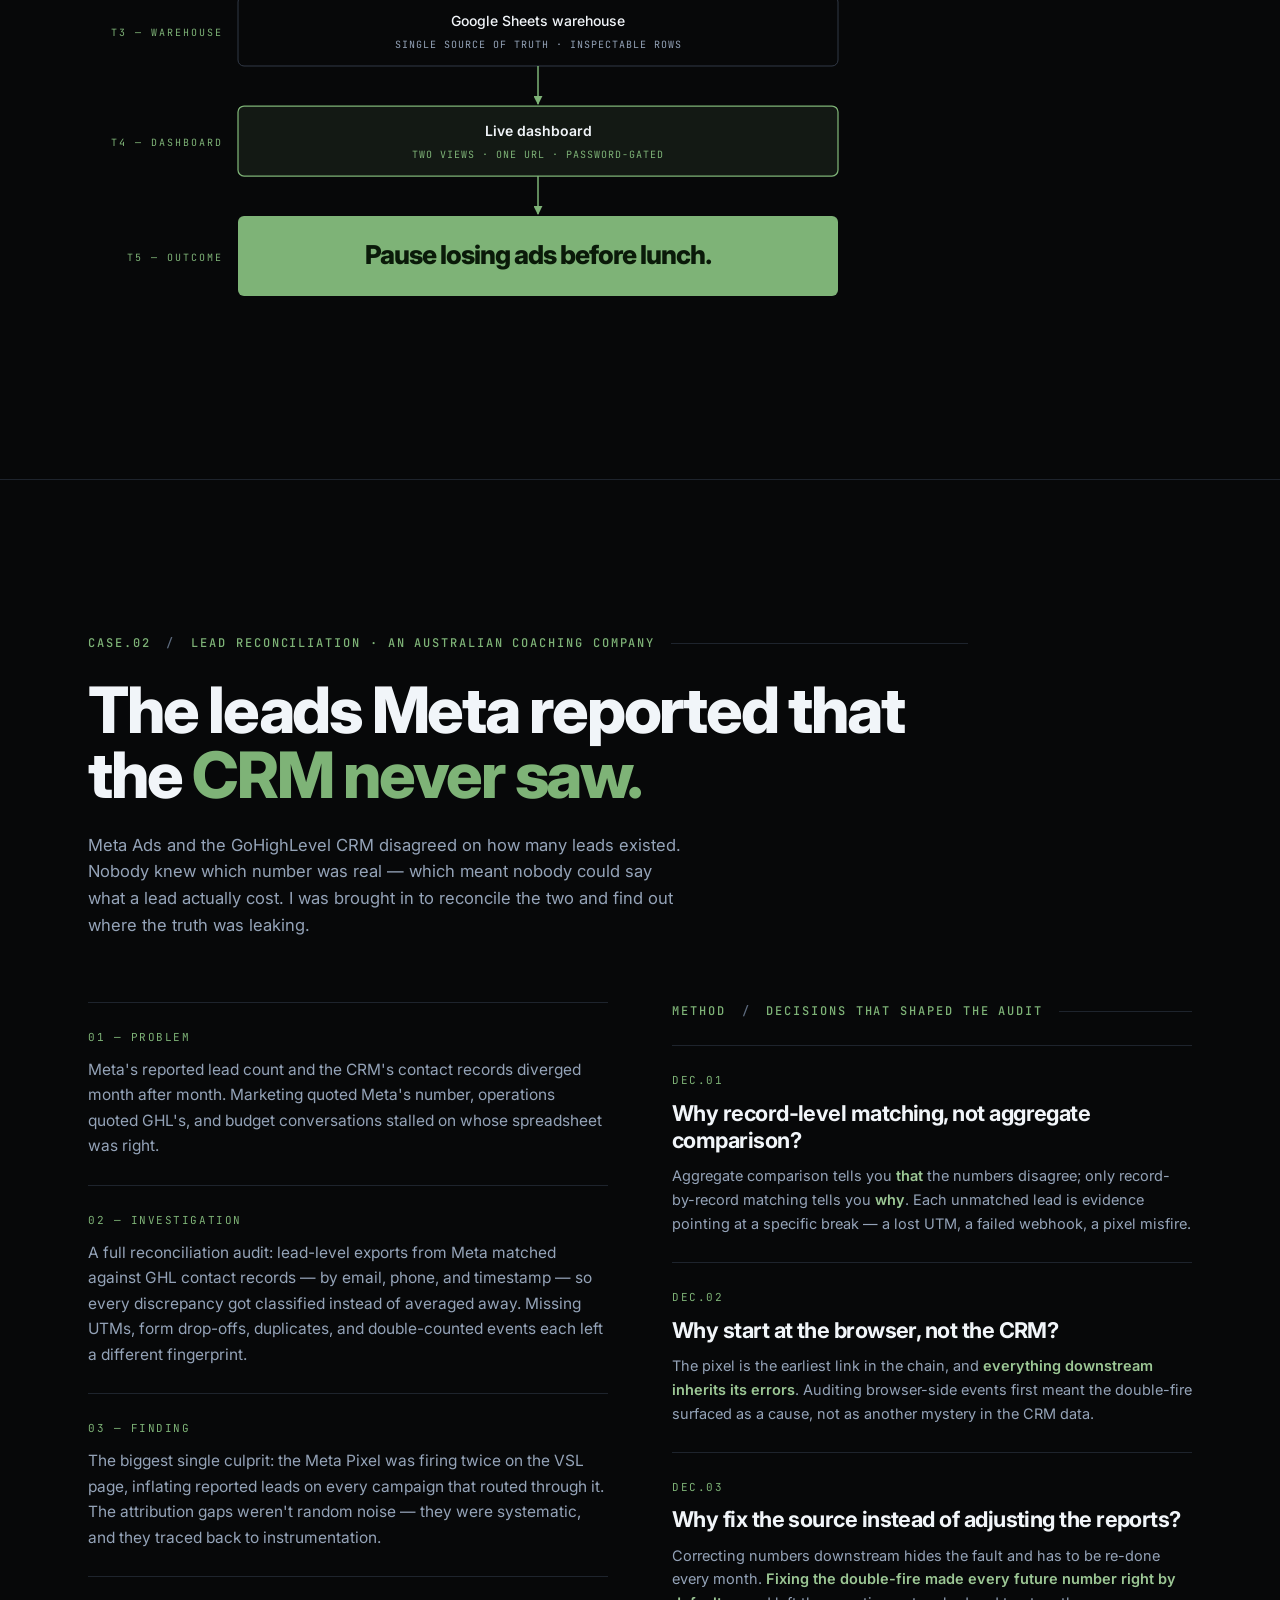
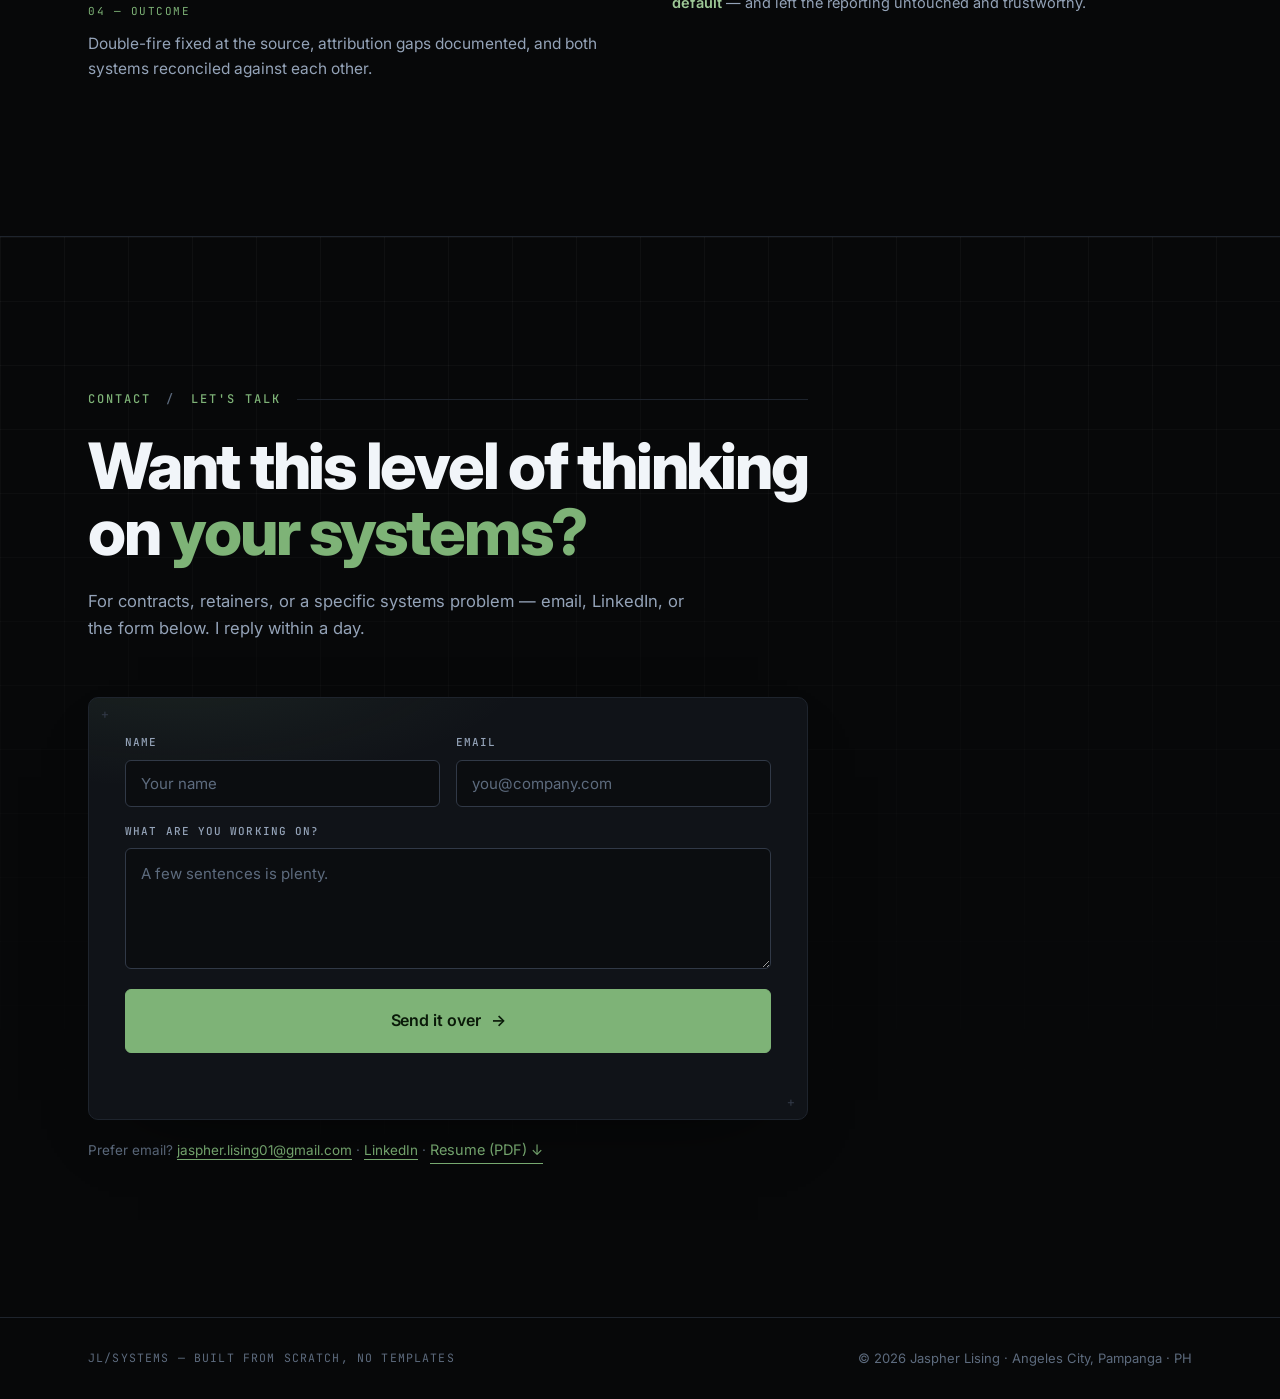
<file: work.html>
<!doctype html>
<html lang="en">
<head>
  <meta charset="utf-8" />
  <meta name="viewport" content="width=device-width, initial-scale=1" />
  <title>Selected work — Jaspher Lising</title>
  <meta name="description" content="Two systems in depth: a six-platform marketing intelligence dashboard and a Meta/GHL lead reconciliation audit — with the architecture decisions that shaped each." />
  <meta name="theme-color" content="#070809" />
  <link rel="canonical" href="https://portfolio.jaspher-lising01.workers.dev/work.html" />
  <meta property="og:title" content="Selected work — Jaspher Lising" />
  <meta property="og:description" content="Two systems in depth: a six-platform marketing intelligence dashboard and a lead reconciliation audit — with the architecture decisions behind each." />
  <meta property="og:image" content="https://portfolio.jaspher-lising01.workers.dev/assets/dashboard.png" />
  <meta property="og:url" content="https://portfolio.jaspher-lising01.workers.dev/work.html" />
  <meta property="og:type" content="website" />
  <meta name="twitter:card" content="summary_large_image" />
  <link rel="icon" href="data:image/svg+xml,%3Csvg xmlns='http://www.w3.org/2000/svg' viewBox='0 0 100 100'%3E%3Crect width='100' height='100' rx='16' fill='%23101318'/%3E%3Ctext x='50' y='68' text-anchor='middle' font-size='48' font-family='monospace' font-weight='600' fill='%237EB377'%3EJL%3C/text%3E%3C/svg%3E" />
  <link rel="preconnect" href="https://fonts.googleapis.com" />
  <link rel="preconnect" href="https://fonts.gstatic.com" crossorigin />
  <link href="https://fonts.googleapis.com/css2?family=Inter:wght@400;500;600;800;900&family=JetBrains+Mono:wght@400;500&display=swap" rel="stylesheet" />
  <link rel="stylesheet" href="styles.css" />
  <link rel="stylesheet" href="work.css" />
</head>
<body>
  <a class="skip-link" href="#main">Skip to content</a>

  <header class="nav" id="nav">
    <a class="brand" href="index.html" aria-label="Home">
      <span class="brand-mark">JL</span>
      <span class="brand-name">JL<span class="dim">/</span>SYSTEMS</span>
    </a>
    <span class="status-chip nav-status"><span class="status-dot" aria-hidden="true"></span>Angeles City, PH — US + AU overlap</span>
    <nav aria-label="Primary">
      <ul class="nav-links">
        <li><a href="index.html">Home</a></li>
        <li><a href="#dashboard">Dashboard</a></li>
        <li><a href="#reconciliation">Reconciliation</a></li>
        <li><a href="#contact" class="nav-cta">Let's talk</a></li>
      </ul>
    </nav>
    <button class="nav-toggle" aria-expanded="false" aria-controls="nav" aria-label="Toggle menu">
      <span></span><span></span><span></span>
    </button>
  </header>

  <main id="main">

    <!-- Page header -->
    <section class="page-head grid-bg" id="top">
      <div class="container">
        <p class="sys-eyebrow">WORK <span class="dim">/</span> Selected write-ups</p>
        <h1 class="page-title">Two systems, <em>end to end.</em></h1>
        <p class="section-lede">The full write-ups behind the cards on the home page: a six-platform marketing intelligence dashboard, and a lead-reconciliation audit that ended in pixel forensics. Both told the same way — problem, decisions, outcome — because how the thinking went is the part worth reading.</p>
      </div>
    </section>

    <!-- CASE.01 — Marketing intelligence dashboard -->
    <section class="sec case" id="dashboard">
      <div class="container">
        <div class="section-head">
          <p class="sys-eyebrow">CASE.01 <span class="dim">/</span> Six-platform marketing intelligence system · 2025–present</p>
          <h2 class="section-title">Six platforms. One screen. <em>Every morning.</em></h2>
          <p class="section-lede">Built and run for the leadership team of an established business: six data agents pull Meta, GHL, Monday, GA4, YouTube, and Wistia every day into a single view that surfaces underperforming ad sets before another day of budget burns.</p>
        </div>

        <blockquote class="pullquote reveal">
          <!-- [VERIFY: 5–7 hrs/day — confirm or cut; this pullquote is the only place the claim appears] -->
          <p class="pullquote-text">5–7 hours of manual work, replaced by one screen. Underperforming campaigns spotted before lunch — <em>not at the end of the week.</em></p>
          <p class="pullquote-attr mono">— In production, checked daily</p>
        </blockquote>

        <div class="case-grid">
          <div class="case-sticky">
            <figure class="browser-frame ticks">
              <div class="shot-chrome" aria-hidden="true">
                <span class="shot-dot"></span><span class="shot-dot"></span><span class="shot-dot"></span>
                <span class="shot-url">exec-summary · private</span>
              </div>
              <img src="assets/dashboard.png" alt="Executive summary view of the six-platform marketing intelligence dashboard, identifying details blurred" width="1915" height="981" />
            </figure>
            <p class="case-caption mono">Executive summary view · live in production (private, details blurred)</p>
          </div>

          <div class="case-decisions">
            <p class="sys-eyebrow">Architecture <span class="dim">/</span> Four decisions that shaped it</p>
            <ol class="decision-list">
              <li class="reveal">
                <p class="decision-id mono">DEC.01</p>
                <p class="decision-q">Why Google Sheets as the warehouse?</p>
                <p class="decision-a">Marketing leads needed to spot-check rows manually and slice ad-hoc pivots without learning SQL. <strong>Sheets won over Postgres on UX, not engineering elegance</strong> — and the dashboard hits a stale cache, not a live API, so query cost stays at zero.</p>
              </li>
              <li class="reveal">
                <p class="decision-id mono">DEC.02</p>
                <p class="decision-q">Why one HTML file, not a SPA framework?</p>
                <p class="decision-a">A single dashboard, two views, a small audience. <strong>Inline CSS/JS served via FastAPI on a $12 VPS</strong> beats React + Vercel on cost, deploy time, and the number of moving parts that can break at 2am.</p>
              </li>
              <li class="reveal">
                <p class="decision-id mono">DEC.03</p>
                <p class="decision-q">Why six independent agents instead of one ETL?</p>
                <p class="decision-a">Each platform's API breaks differently. <strong>Isolated agents fail isolated</strong> — Meta going down doesn't take GA4's pull with it, and rate-limit retries stay scoped to the source that triggered them.</p>
              </li>
              <li class="reveal">
                <p class="decision-id mono">DEC.04</p>
                <p class="decision-q">Why daily pulls and not real-time?</p>
                <p class="decision-a">Marketing decisions don't need to be sub-second — they need to land <strong>before the next ad-spend cycle</strong>. Daily refreshes hit that bar at a fraction of the API cost and complexity. The team checks one screen each morning and acts before 10am.</p>
              </li>
            </ol>
          </div>
        </div>

        <!-- [VERIFY: case stats — 5–7 hrs/day and 100+ rows/day; confirm or cut] -->
        <dl class="case-stats ticks reveal">
          <div><dd class="mono">5–<span data-count="7">7</span></dd><dt class="mono">hours saved daily</dt></div>
          <div><dd class="mono"><span data-count="100">100</span>+</dd><dt class="mono">rows ingested / day · 6 sources</dt></div>
          <div><dd class="mono"><span data-count="7">7</span></dd><dt class="mono">daily agent runs</dt></div>
          <div><dd class="mono live">● Live</dd><dt class="mono">in production</dt></div>
        </dl>

        <div class="case-flow">
          <p class="sys-eyebrow">System <span class="dim">/</span> How the data flows</p>
          <h2 class="section-title flow-title">From <em>six platforms</em> to one decision.</h2>
          <svg class="flow-svg" viewBox="-40 0 760 620" xmlns="http://www.w3.org/2000/svg" role="img" aria-label="Architecture: sources flow into autonomous agents, into the Google Sheets warehouse, into the live dashboard, into decisions">
            <defs>
              <marker id="arrow-green" viewBox="0 0 10 10" refX="9" refY="5" markerWidth="6" markerHeight="6" orient="auto-start-reverse">
                <path d="M 0 0 L 10 5 L 0 10 z" fill="#7eb377" />
              </marker>
            </defs>

            <!-- Tier 1: Sources -->
            <text x="95" y="80" fill="#7eb377" text-anchor="end" font-family="JetBrains Mono, monospace" font-size="10" letter-spacing="2">T1 — SOURCES</text>
            <g>
              <rect x="110" y="40" width="180" height="70" rx="6" fill="none" stroke="#313947" stroke-width="1" />
              <text x="200" y="70" text-anchor="middle" fill="#f1f5f9" font-family="Inter, sans-serif" font-size="13" font-weight="500">Ad platforms</text>
              <text x="200" y="90" text-anchor="middle" fill="#94a3b8" font-family="JetBrains Mono, monospace" font-size="10" letter-spacing="1">META · YOUTUBE</text>

              <rect x="320" y="40" width="180" height="70" rx="6" fill="none" stroke="#313947" stroke-width="1" />
              <text x="410" y="70" text-anchor="middle" fill="#f1f5f9" font-family="Inter, sans-serif" font-size="13" font-weight="500">CRM &amp; ops</text>
              <text x="410" y="90" text-anchor="middle" fill="#94a3b8" font-family="JetBrains Mono, monospace" font-size="10" letter-spacing="1">GHL · MONDAY</text>

              <rect x="530" y="40" width="180" height="70" rx="6" fill="none" stroke="#313947" stroke-width="1" />
              <text x="620" y="70" text-anchor="middle" fill="#f1f5f9" font-family="Inter, sans-serif" font-size="13" font-weight="500">Analytics</text>
              <text x="620" y="90" text-anchor="middle" fill="#94a3b8" font-family="JetBrains Mono, monospace" font-size="10" letter-spacing="1">GA4 · WISTIA</text>
            </g>

            <!-- Fan-in connectors -->
            <g stroke="#4a6b45" stroke-width="1.2" fill="none">
              <path class="flow-dash" d="M 200 110 Q 200 135 410 150" />
              <path class="flow-dash" d="M 410 110 L 410 150" />
              <path class="flow-dash" d="M 620 110 Q 620 135 410 150" />
            </g>
            <line x1="410" y1="150" x2="410" y2="178" stroke="#7eb377" stroke-width="1.5" marker-end="url(#arrow-green)" />

            <!-- Tier 2: Agents -->
            <text x="95" y="220" fill="#7eb377" text-anchor="end" font-family="JetBrains Mono, monospace" font-size="10" letter-spacing="2">T2 — AGENTS</text>
            <rect x="110" y="180" width="600" height="70" rx="6" fill="rgba(126,179,119,0.1)" stroke="#7eb377" stroke-width="1.25" />
            <text x="410" y="210" text-anchor="middle" fill="#f1f5f9" font-family="Inter, sans-serif" font-size="14" font-weight="600">Autonomous data agents</text>
            <text x="410" y="232" text-anchor="middle" fill="#7eb377" font-family="JetBrains Mono, monospace" font-size="10" letter-spacing="1">PYTHON · DAILY PULLS · ISOLATED FAILURES</text>

            <line x1="410" y1="250" x2="410" y2="288" stroke="#7eb377" stroke-width="1.5" marker-end="url(#arrow-green)" />

            <!-- Tier 3: Warehouse -->
            <text x="95" y="330" fill="#7eb377" text-anchor="end" font-family="JetBrains Mono, monospace" font-size="10" letter-spacing="2">T3 — WAREHOUSE</text>
            <rect x="110" y="290" width="600" height="70" rx="6" fill="none" stroke="#313947" stroke-width="1" />
            <text x="410" y="320" text-anchor="middle" fill="#f1f5f9" font-family="Inter, sans-serif" font-size="14" font-weight="500">Google Sheets warehouse</text>
            <text x="410" y="342" text-anchor="middle" fill="#94a3b8" font-family="JetBrains Mono, monospace" font-size="10" letter-spacing="1">SINGLE SOURCE OF TRUTH · INSPECTABLE ROWS</text>

            <line x1="410" y1="360" x2="410" y2="398" stroke="#7eb377" stroke-width="1.5" marker-end="url(#arrow-green)" />

            <!-- Tier 4: Dashboard -->
            <text x="95" y="440" fill="#7eb377" text-anchor="end" font-family="JetBrains Mono, monospace" font-size="10" letter-spacing="2">T4 — DASHBOARD</text>
            <rect x="110" y="400" width="600" height="70" rx="6" fill="rgba(126,179,119,0.1)" stroke="#7eb377" stroke-width="1.25" />
            <text x="410" y="430" text-anchor="middle" fill="#f1f5f9" font-family="Inter, sans-serif" font-size="14" font-weight="600">Live dashboard</text>
            <text x="410" y="452" text-anchor="middle" fill="#7eb377" font-family="JetBrains Mono, monospace" font-size="10" letter-spacing="1">TWO VIEWS · ONE URL · PASSWORD-GATED</text>

            <line x1="410" y1="470" x2="410" y2="508" stroke="#7eb377" stroke-width="1.5" marker-end="url(#arrow-green)" />

            <!-- Tier 5: Outcome -->
            <text x="95" y="555" fill="#7eb377" text-anchor="end" font-family="JetBrains Mono, monospace" font-size="10" letter-spacing="2">T5 — OUTCOME</text>
            <rect x="110" y="510" width="600" height="80" rx="6" fill="#7eb377" />
            <text x="410" y="558" text-anchor="middle" fill="#0a1a09" font-family="Inter, sans-serif" font-size="26" font-weight="800" letter-spacing="-1">Pause losing ads before lunch.</text>
          </svg>
        </div>
      </div>
    </section>

    <!-- CASE.02 — Reconciliation -->
    <section class="sec case case-recon" id="reconciliation">
      <div class="container">
        <div class="section-head">
          <p class="sys-eyebrow">CASE.02 <span class="dim">/</span> Lead reconciliation · an Australian coaching company</p>
          <h2 class="section-title">The leads Meta reported that the <em>CRM never saw.</em></h2>
          <p class="section-lede">Meta Ads and the GoHighLevel CRM disagreed on how many leads existed. Nobody knew which number was real — which meant nobody could say what a lead actually cost. I was brought in to reconcile the two and find out where the truth was leaking.</p>
        </div>

        <div class="recon-grid">
          <div class="recon-story">
            <div class="story-step reveal">
              <p class="story-id mono">01 — PROBLEM</p>
              <p>Meta's reported lead count and the CRM's contact records diverged month after month. Marketing quoted Meta's number, operations quoted GHL's, and budget conversations stalled on whose spreadsheet was right.</p>
            </div>
            <div class="story-step reveal">
              <p class="story-id mono">02 — INVESTIGATION</p>
              <p>A full reconciliation audit: lead-level exports from Meta matched against GHL contact records — by email, phone, and timestamp — so every discrepancy got classified instead of averaged away. Missing UTMs, form drop-offs, duplicates, and double-counted events each left a different fingerprint.</p>
            </div>
            <div class="story-step reveal">
              <p class="story-id mono">03 — FINDING</p>
              <p>The biggest single culprit: the Meta Pixel was firing twice on the VSL page, inflating reported leads on every campaign that routed through it. The attribution gaps weren't random noise — they were systematic, and they traced back to instrumentation.</p>
            </div>
            <div class="story-step reveal">
              <p class="story-id mono">04 — OUTCOME</p>
              <!-- [VERIFY: reconciliation outcome numbers — e.g. discrepancy % before/after, lead-count delta. Add them to this paragraph when confirmed.] -->
              <p>Double-fire fixed at the source, attribution gaps documented, and both systems reconciled against each other.</p>
            </div>
          </div>

          <div class="case-decisions">
            <p class="sys-eyebrow">Method <span class="dim">/</span> Decisions that shaped the audit</p>
            <ol class="decision-list">
              <li class="reveal">
                <p class="decision-id mono">DEC.01</p>
                <p class="decision-q">Why record-level matching, not aggregate comparison?</p>
                <p class="decision-a">Aggregate comparison tells you <strong>that</strong> the numbers disagree; only record-by-record matching tells you <strong>why</strong>. Each unmatched lead is evidence pointing at a specific break — a lost UTM, a failed webhook, a pixel misfire.</p>
              </li>
              <li class="reveal">
                <p class="decision-id mono">DEC.02</p>
                <p class="decision-q">Why start at the browser, not the CRM?</p>
                <p class="decision-a">The pixel is the earliest link in the chain, and <strong>everything downstream inherits its errors</strong>. Auditing browser-side events first meant the double-fire surfaced as a cause, not as another mystery in the CRM data.</p>
              </li>
              <li class="reveal">
                <p class="decision-id mono">DEC.03</p>
                <p class="decision-q">Why fix the source instead of adjusting the reports?</p>
                <p class="decision-a">Correcting numbers downstream hides the fault and has to be re-done every month. <strong>Fixing the double-fire made every future number right by default</strong> — and left the reporting untouched and trustworthy.</p>
              </li>
            </ol>
          </div>
        </div>
      </div>
    </section>

    <!-- Contact -->
    <section class="sec audit grid-bg" id="contact">
      <div class="container">
        <div class="audit-head">
          <p class="sys-eyebrow">CONTACT <span class="dim">/</span> Let's talk</p>
          <h2 class="section-title">Want this level of thinking on <em>your systems?</em></h2>
          <p class="section-lede">For contracts, retainers, or a specific systems problem — email, LinkedIn, or the form below. I reply within a day.</p>
        </div>

        <div class="form-wrap">
          <form class="lead-form ticks" id="leadForm" novalidate>
            <div class="form-row">
              <div class="form-field">
                <label for="lf-name">Name</label>
                <input id="lf-name" name="name" type="text" autocomplete="name" required placeholder="Your name" />
              </div>
              <div class="form-field">
                <label for="lf-email">Email</label>
                <input id="lf-email" name="email" type="email" autocomplete="email" required placeholder="you@company.com" />
              </div>
            </div>
            <div class="form-field">
              <label for="lf-message">What are you working on?</label>
              <textarea id="lf-message" name="message" rows="4" required placeholder="A few sentences is plenty."></textarea>
            </div>

            <!-- Honeypot: hidden from humans, catches bots -->
            <div class="lf-hp" aria-hidden="true">
              <label>Leave this empty <input type="text" name="company_website" tabindex="-1" autocomplete="off" /></label>
            </div>

            <button class="btn btn-primary btn-large" type="submit" id="lf-submit">Send it over <span class="arr" aria-hidden="true">→</span></button>
            <p class="lf-status" id="lf-status" role="status" aria-live="polite"></p>
          </form>
          <p class="form-fallback">Prefer email? <a href="mailto:jaspher.lising01@gmail.com">jaspher.lising01@gmail.com</a> · <a href="https://www.linkedin.com/in/jaspherlising" target="_blank" rel="noopener noreferrer">LinkedIn</a> · <a class="arrow-link" href="assets/resume.pdf" download>Resume (PDF) ↓</a></p>
        </div>
      </div>
    </section>
  </main>

  <footer class="footer">
    <div class="container footer-row">
      <p class="mono">JL/SYSTEMS — built from scratch, no templates</p>
      <p>© <span id="year"></span> Jaspher Lising · Angeles City, Pampanga · PH</p>
    </div>
  </footer>

  <script src="script.js" defer></script>
</body>
</html>
</file>
<file: styles.css>
/* =====================================================================
   JL/SYSTEMS — shared foundation
   Systems Blueprint: dark canvas, graph-paper grid, mono instrumentation,
   system-green status accent. Shared by index.html + work.html.
   ===================================================================== */

/* ---------- Tokens ---------- */
:root {
  --bg: #070809;
  --bg-2: #0b0d10;
  --surface: #101318;
  --surface-2: #161b22;
  --border: #1e242d;
  --border-strong: #313947;
  --ink: #f1f5f9;
  --ink-dim: #94a3b8;
  --ink-muted: #5d6b7e;

  /* System green — status color, not decoration */
  --accent: #7eb377;
  --accent-soft: #9cc795;
  --accent-deep: #5f9657;
  --accent-ghost: rgba(126, 179, 119, 0.1);
  --accent-dim: rgba(126, 179, 119, 0.28);
  --on-accent: #0a1a09;

  --grid-line: rgba(255, 255, 255, 0.035);
  --error: #e7a3a3;

  --radius: 10px;
  --radius-sm: 6px;
  --container: 1200px;
  --gutter: clamp(20px, 4vw, 48px);
  --section-pad: clamp(88px, 12vw, 170px);

  --ease: cubic-bezier(0.22, 1, 0.36, 1);
  --ease-in-out: cubic-bezier(0.65, 0, 0.35, 1);

  --f-display: "Inter", ui-sans-serif, system-ui, -apple-system, "Segoe UI", Roboto, sans-serif;
  --f-sans: "Inter", ui-sans-serif, system-ui, -apple-system, "Segoe UI", Roboto, sans-serif;
  --f-mono: "JetBrains Mono", ui-monospace, SFMono-Regular, Menlo, Consolas, monospace;
}

/* ---------- Base ---------- */
* { box-sizing: border-box; }
html { scroll-behavior: smooth; }
html, body { margin: 0; padding: 0; }
body {
  font-family: var(--f-sans);
  background: var(--bg);
  color: var(--ink);
  font-size: 16px;
  line-height: 1.6;
  -webkit-font-smoothing: antialiased;
  text-rendering: optimizeLegibility;
  overflow-x: hidden;
}

a { color: inherit; text-decoration: none; }
img { max-width: 100%; display: block; }
ul, ol { list-style: none; margin: 0; padding: 0; }
button { font: inherit; }
::selection { background: var(--accent); color: var(--on-accent); }

.skip-link {
  position: absolute; left: -9999px; top: 0;
  background: var(--accent); color: var(--on-accent);
  padding: 10px 16px; z-index: 100;
  font-family: var(--f-mono); font-size: 13px;
}
.skip-link:focus { left: 16px; top: 16px; }

.sr-only {
  position: absolute; width: 1px; height: 1px;
  padding: 0; margin: -1px; overflow: hidden;
  clip: rect(0, 0, 0, 0); white-space: nowrap; border: 0;
}

.container {
  width: 100%;
  max-width: var(--container);
  margin: 0 auto;
  padding: 0 var(--gutter);
}

/* Graph-paper grid — apply to a section, fades toward the bottom */
.grid-bg { position: relative; }
.grid-bg::before {
  content: "";
  position: absolute; inset: 0;
  background-image:
    linear-gradient(var(--grid-line) 1px, transparent 1px),
    linear-gradient(90deg, var(--grid-line) 1px, transparent 1px);
  background-size: 64px 64px;
  mask-image: linear-gradient(to bottom, #000 0%, transparent 88%);
  -webkit-mask-image: linear-gradient(to bottom, #000 0%, transparent 88%);
  pointer-events: none;
  z-index: 0;
}
.grid-bg > * { position: relative; z-index: 1; }

/* Corner ticks — blueprint registration marks on panels */
.ticks { position: relative; }
.ticks::before, .ticks::after {
  content: "+";
  position: absolute;
  font-family: var(--f-mono);
  font-size: 13px;
  line-height: 1;
  color: var(--border-strong);
  pointer-events: none;
}
.ticks::before { top: 10px; left: 12px; }
.ticks::after { bottom: 10px; right: 12px; }

/* ---------- Type ---------- */
.mono {
  font-family: var(--f-mono);
  font-weight: 400;
  letter-spacing: 0.04em;
}

/* Section ID eyebrow: SYS.01 — SERVICES, with a trailing rule */
.sys-eyebrow {
  display: flex;
  align-items: center;
  gap: 16px;
  font-family: var(--f-mono);
  font-size: 12px;
  font-weight: 500;
  letter-spacing: 0.16em;
  text-transform: uppercase;
  color: var(--accent);
  margin: 0 0 24px;
}
.sys-eyebrow::after {
  content: "";
  flex: 1;
  height: 1px;
  background: var(--border);
  min-width: 40px;
}
.sys-eyebrow .dim { color: var(--ink-muted); }

.section-title {
  font-family: var(--f-display);
  font-weight: 800;
  font-size: clamp(36px, 5vw, 68px);
  line-height: 1.02;
  letter-spacing: -0.035em;
  margin: 0 0 24px;
  max-width: 20ch;
}
.section-title em { font-style: normal; color: var(--accent); }
.section-head { margin-bottom: clamp(48px, 7vw, 88px); max-width: 880px; }
.section-lede {
  font-size: clamp(16px, 1.3vw, 18px);
  color: var(--ink-dim);
  max-width: 60ch;
  margin: 0;
}

/* Status chip: ● ONLINE — pulsing system dot */
.status-chip {
  display: inline-flex;
  align-items: center;
  gap: 9px;
  padding: 7px 13px;
  border: 1px solid var(--border);
  border-radius: 999px;
  background: rgba(255, 255, 255, 0.02);
  font-family: var(--f-mono);
  font-size: 11px;
  font-weight: 500;
  letter-spacing: 0.12em;
  text-transform: uppercase;
  color: var(--ink-dim);
  white-space: nowrap;
}
.status-dot {
  width: 7px; height: 7px;
  border-radius: 50%;
  background: var(--accent);
  box-shadow: 0 0 0 3px var(--accent-ghost);
  flex: none;
}
.js .status-dot { animation: pulse 2.4s var(--ease-in-out) infinite; }
@keyframes pulse {
  0%, 100% { box-shadow: 0 0 0 3px var(--accent-ghost); }
  50% { box-shadow: 0 0 0 6px rgba(126, 179, 119, 0.04); }
}

/* Tool chips — mono spec-sheet tags */
.chip-row { display: flex; flex-wrap: wrap; gap: 8px; }
.chip {
  font-family: var(--f-mono);
  font-size: 12px;
  letter-spacing: 0.04em;
  color: var(--ink-dim);
  padding: 6px 11px;
  border: 1px solid var(--border);
  border-radius: var(--radius-sm);
  background: rgba(255, 255, 255, 0.02);
  transition: color 0.2s var(--ease), border-color 0.2s var(--ease);
}

/* ---------- Nav ---------- */
.nav {
  position: sticky;
  top: 0;
  z-index: 50;
  display: flex;
  align-items: center;
  gap: 20px;
  padding: 14px var(--gutter);
  background: rgba(7, 8, 9, 0.72);
  backdrop-filter: saturate(140%) blur(14px);
  -webkit-backdrop-filter: saturate(140%) blur(14px);
  border-bottom: 1px solid transparent;
  transition: border-color 0.3s var(--ease), background 0.3s var(--ease);
}
.nav.is-scrolled { border-bottom-color: var(--border); background: rgba(7, 8, 9, 0.92); }

.brand { display: flex; align-items: center; gap: 12px; }
.brand-mark {
  width: 36px; height: 36px;
  display: grid; place-items: center;
  border: 1px solid var(--border-strong);
  border-radius: var(--radius-sm);
  font-family: var(--f-mono);
  font-weight: 500;
  font-size: 15px; line-height: 1;
  color: var(--accent);
  background: linear-gradient(135deg, #161b22, #0d1015);
}
.brand-name {
  font-family: var(--f-mono);
  font-weight: 500;
  font-size: 13px;
  letter-spacing: 0.06em;
  color: var(--ink);
}
.brand-name .dim { color: var(--ink-muted); }

.nav-status { margin-left: 4px; }
@media (max-width: 1020px) { .nav-status { display: none; } }

.nav-links { display: flex; align-items: center; gap: 26px; margin-left: auto; }
.nav-links a {
  font-size: 14px;
  color: var(--ink-dim);
  position: relative;
  padding: 4px 0;
  transition: color 0.2s var(--ease);
}
.nav-links a::after {
  content: "";
  position: absolute; left: 0; right: 0; bottom: -2px;
  height: 1px;
  background: var(--accent);
  transform: scaleX(0); transform-origin: left;
  transition: transform 0.3s var(--ease);
}
.nav-links a:hover, .nav-links a.is-active { color: var(--ink); }
.nav-links a.is-active::after, .nav-links a:hover::after { transform: scaleX(1); }

.nav-links a.nav-cta {
  font-family: var(--f-mono);
  font-size: 12px;
  font-weight: 500;
  letter-spacing: 0.08em;
  text-transform: uppercase;
  padding: 10px 18px;
  border-radius: var(--radius-sm);
  background: var(--accent);
  color: var(--on-accent);
  transition: background 0.2s var(--ease), transform 0.2s var(--ease);
}
.nav-links a.nav-cta:hover { background: var(--accent-soft); color: var(--on-accent); transform: translateY(-1px); }
.nav-links a.nav-cta::after { content: none; }

.nav-toggle {
  display: none;
  width: 40px; height: 40px;
  border: 1px solid var(--border-strong);
  border-radius: var(--radius-sm);
  background: transparent;
  flex-direction: column;
  justify-content: center;
  align-items: center;
  gap: 4px;
  cursor: pointer;
}
.nav-toggle span {
  display: block;
  width: 18px; height: 1.5px;
  background: var(--ink);
  transition: transform 0.3s var(--ease), opacity 0.2s var(--ease);
}

@media (max-width: 820px) {
  .nav-links { display: none; }
  .nav-toggle { display: flex; margin-left: auto; }
  .nav.is-open .nav-links {
    display: flex;
    position: absolute;
    top: 100%; left: 0; right: 0;
    flex-direction: column;
    align-items: flex-start;
    background: var(--bg);
    border-bottom: 1px solid var(--border);
    padding: 20px var(--gutter) 24px;
    gap: 18px;
  }
  .nav.is-open .nav-toggle span:nth-child(1) { transform: translateY(5.5px) rotate(45deg); }
  .nav.is-open .nav-toggle span:nth-child(2) { opacity: 0; }
  .nav.is-open .nav-toggle span:nth-child(3) { transform: translateY(-5.5px) rotate(-45deg); }
}

/* ---------- Buttons ---------- */
.btn {
  display: inline-flex;
  align-items: center;
  justify-content: center;
  gap: 10px;
  padding: 15px 26px;
  border-radius: var(--radius-sm);
  font-weight: 600;
  font-size: 15px;
  letter-spacing: -0.005em;
  transition: transform 0.3s var(--ease), background 0.25s var(--ease), color 0.25s var(--ease), border-color 0.25s var(--ease);
  will-change: transform;
  cursor: pointer;
}
.btn .arr { transition: transform 0.3s var(--ease); }
.btn:hover .arr { transform: translateX(4px); }
.btn-primary {
  background: var(--accent);
  color: var(--on-accent);
  border: 1px solid var(--accent);
}
.btn-primary:hover { background: var(--accent-soft); border-color: var(--accent-soft); transform: translateY(-2px); }
.btn-primary:disabled { opacity: 0.6; cursor: progress; transform: none; }
.btn-ghost {
  background: transparent;
  color: var(--ink);
  border: 1px solid var(--border-strong);
}
.btn-ghost:hover { border-color: var(--accent); color: var(--accent); transform: translateY(-2px); }
.btn-large { padding: 18px 32px; font-size: 16px; }

.arrow-link {
  display: inline-flex;
  align-items: baseline;
  gap: 8px;
  font-size: 14.5px;
  color: var(--ink-dim);
  border-bottom: 1px solid var(--border-strong);
  padding-bottom: 3px;
  transition: color 0.2s var(--ease), border-color 0.2s var(--ease);
}
.arrow-link:hover { color: var(--accent); border-bottom-color: var(--accent); }


/* ---------- Lead form ---------- */
.form-wrap { margin-top: clamp(36px, 5vw, 56px); max-width: 640px; }

.lead-form {
  border: 1px solid var(--border);
  border-radius: var(--radius);
  background:
    radial-gradient(600px 220px at 12% -10%, var(--accent-ghost), transparent 60%),
    var(--surface);
  padding: clamp(24px, 3vw, 36px);
  box-shadow: 0 30px 80px -50px rgba(0, 0, 0, 0.9);
}
.form-row {
  display: grid;
  grid-template-columns: 1fr 1fr;
  gap: 16px;
}
.form-field { display: flex; flex-direction: column; gap: 8px; margin-bottom: 16px; }
.form-field label {
  font-family: var(--f-mono);
  font-size: 11px;
  letter-spacing: 0.1em;
  text-transform: uppercase;
  color: var(--ink-dim);
  font-weight: 500;
}
.form-field label .opt {
  text-transform: none;
  letter-spacing: 0.02em;
  color: var(--ink-muted);
  font-weight: 400;
}
.lead-form input,
.lead-form textarea {
  width: 100%;
  font-family: var(--f-sans);
  font-size: 15px;
  color: var(--ink);
  background: var(--bg-2);
  border: 1px solid var(--border-strong);
  border-radius: var(--radius-sm);
  padding: 13px 15px;
  transition: border-color 0.2s var(--ease), box-shadow 0.2s var(--ease), background 0.2s var(--ease);
}
.lead-form textarea { resize: vertical; min-height: 110px; line-height: 1.55; }
.lead-form input::placeholder,
.lead-form textarea::placeholder { color: var(--ink-muted); }
.lead-form input:focus,
.lead-form textarea:focus {
  outline: none;
  border-color: var(--accent);
  background: #0d1116;
  box-shadow: 0 0 0 3px var(--accent-ghost);
}
.lead-form input:user-invalid,
.lead-form textarea:user-invalid {
  border-color: #d98b8b;
  box-shadow: 0 0 0 3px rgba(217, 139, 139, 0.14);
}
.lead-form .btn-large { width: 100%; margin-top: 4px; }

/* Honeypot — hidden from humans */
.lf-hp {
  position: absolute !important;
  left: -9999px !important;
  width: 1px; height: 1px;
  overflow: hidden;
}

.lf-status {
  margin: 16px 0 0;
  font-size: 14.5px;
  line-height: 1.5;
  min-height: 1em;
}
.lf-status.is-ok { color: var(--accent-soft); }
.lf-status.is-error { color: var(--error); }

.form-fallback {
  margin: 18px 0 0;
  font-size: 13.5px;
  color: var(--ink-muted);
}
.form-fallback a { color: var(--accent); border-bottom: 1px solid currentColor; padding-bottom: 1px; }

/* ---------- Browser-chrome frame (screenshots) ---------- */
.browser-frame {
  margin: 0;
  border: 1px solid var(--border-strong);
  border-radius: var(--radius);
  overflow: hidden;
  background: var(--surface);
  box-shadow: 0 40px 100px -50px rgba(0, 0, 0, 0.95), 0 0 0 1px rgba(126, 179, 119, 0.06);
}
.browser-frame.ticks::before, .browser-frame.ticks::after { z-index: 2; }
.shot-chrome {
  display: flex;
  align-items: center;
  gap: 7px;
  padding: 10px 14px;
  background: var(--surface-2);
  border-bottom: 1px solid var(--border);
}
.shot-dot {
  width: 9px; height: 9px;
  border-radius: 50%;
  background: var(--border-strong);
}
.shot-url {
  margin-left: 12px;
  font-family: var(--f-mono);
  font-size: 11px;
  letter-spacing: 0.06em;
  color: var(--ink-muted);
  padding: 3px 12px;
  border: 1px solid var(--border);
  border-radius: 999px;
  background: var(--bg-2);
}
.browser-frame img { width: 100%; height: auto; }

/* ---------- Contact cards ---------- */
.contact-grid {
  display: grid;
  grid-template-columns: repeat(auto-fit, minmax(240px, 1fr));
  gap: 14px;
  margin-top: 48px;
}
.contact-card {
  position: relative;
  padding: 26px;
  border-radius: var(--radius);
  background: var(--surface);
  border: 1px solid var(--border);
  transition: transform 0.3s var(--ease), border-color 0.3s var(--ease), background 0.3s var(--ease);
  display: block;
}
.contact-card:hover {
  transform: translateY(-4px);
  border-color: var(--accent);
  background: var(--surface-2);
}
.contact-label {
  display: block;
  font-family: var(--f-mono);
  font-size: 11px;
  letter-spacing: 0.12em;
  text-transform: uppercase;
  color: var(--ink-muted);
  margin-bottom: 12px;
}
.contact-value {
  display: block;
  font-family: var(--f-display);
  font-weight: 700;
  font-size: clamp(18px, 1.8vw, 24px);
  color: var(--ink);
  letter-spacing: -0.02em;
  word-break: break-word;
}
.contact-arrow {
  position: absolute;
  top: 26px; right: 26px;
  color: var(--ink-muted);
  font-size: 18px;
  transition: transform 0.3s var(--ease), color 0.3s var(--ease);
}
.contact-card:hover .contact-arrow { color: var(--accent); transform: translate(4px, -4px); }

/* ---------- Footer ---------- */
.footer {
  border-top: 1px solid var(--border);
  padding: 30px 0;
  color: var(--ink-muted);
  font-size: 13px;
}
.footer-row {
  display: flex;
  align-items: center;
  justify-content: space-between;
  gap: 16px;
  flex-wrap: wrap;
}
.footer p { margin: 0; }
.footer .mono { font-size: 11.5px; letter-spacing: 0.1em; text-transform: uppercase; }

/* ---------- Motion utilities (progressive enhancement) ---------- */
.js .reveal {
  opacity: 0;
  transform: translateY(22px);
  transition: opacity 0.8s var(--ease), transform 0.8s var(--ease);
  transition-delay: var(--d, 0ms);
}
.js .reveal-left { transform: translateX(-26px); }
.js .reveal-scale { transform: scale(0.96); }
.js .reveal.in-view { opacity: 1; transform: none; }

/* Line-mask headline reveal — spans inside .hero-line rise on load */
.hero-line { display: block; overflow: hidden; }
.hero-line > span { display: block; }
.js .hero-line > span {
  transform: translateY(110%);
  animation: line-up 0.9s var(--ease) forwards;
  animation-delay: var(--d, 0ms);
}
@keyframes line-up { to { transform: translateY(0); } }

/* SVG data-flow: dashed connectors drift, dots ride the paths */
.flow-dash {
  stroke-dasharray: 6 8;
  animation: dash-drift 1.6s linear infinite;
}
@keyframes dash-drift { to { stroke-dashoffset: -14; } }
.flow-dot {
  offset-rotate: 0deg;
  animation: ride 4.2s linear infinite;
  animation-delay: var(--d, 0ms);
}
@keyframes ride {
  0% { offset-distance: 0%; opacity: 0; }
  8% { opacity: 1; }
  92% { opacity: 1; }
  100% { offset-distance: 100%; opacity: 0; }
}

/* ---------- Reduced motion ---------- */
@media (prefers-reduced-motion: reduce) {
  html { scroll-behavior: auto; }
  .js .reveal, .js .reveal-left, .js .reveal-scale { opacity: 1; transform: none; transition: none; }
  .js .hero-line > span { transform: none; animation: none; }
  .js .status-dot { animation: none; }
  .flow-dash { animation: none; }
  .flow-dot { animation: none; opacity: 0; }
  .btn, .btn .arr, .contact-card, .chip { transition: none; }
}
</file>
<file: home.css>
/* =====================================================================
   home.css — index.html (The Funnel)
   ===================================================================== */

.sec { padding: var(--section-pad) 0; }
.sec + .sec { border-top: 1px solid var(--border); }

/* ---------- Hero ---------- */
.hero {
  padding: clamp(44px, 6vw, 84px) 0 clamp(64px, 9vw, 110px);
  overflow: hidden;
}
.hero::after {
  content: "";
  position: absolute;
  top: -120px; right: -160px;
  width: 720px; height: 560px;
  background: radial-gradient(closest-side, rgba(126, 179, 119, 0.09), transparent 70%);
  pointer-events: none;
  z-index: 0;
}
.hero-sub {
  display: grid;
  grid-template-columns: minmax(0, 7fr) minmax(0, 5fr);
  gap: clamp(32px, 6vw, 72px);
  align-items: center;
  margin-top: clamp(36px, 4.5vw, 56px);
}

.hero-eyebrow {
  font-size: 12px;
  font-weight: 500;
  letter-spacing: 0.16em;
  text-transform: uppercase;
  color: var(--accent);
  margin: 0 0 30px;
}
.hero-title {
  font-family: var(--f-display);
  font-weight: 900;
  font-size: clamp(40px, 6.5vw, 96px);
  line-height: 0.96;
  letter-spacing: -0.045em;
  margin: 0;
}
.hero-title em { font-style: normal; color: var(--accent); }
.hero-lede {
  font-size: clamp(16px, 1.3vw, 18.5px);
  color: var(--ink-dim);
  max-width: 54ch;
  margin: 0 0 38px;
  line-height: 1.65;
}
.hero-ctas {
  display: flex;
  flex-wrap: wrap;
  gap: 24px;
  align-items: center;
  margin: 0 0 40px;
}
.hero-diagram { margin: 0; }
.hero-diagram svg { width: 100%; height: auto; display: block; }

@media (max-width: 940px) {
  .hero-sub { grid-template-columns: 1fr; }
  .hero-diagram { max-width: 420px; margin: 0 auto; }
}
@media (max-width: 560px) {
  .hero-ctas { flex-direction: column; align-items: stretch; gap: 16px; }
  .hero-ctas .btn { width: 100%; }
  .hero-ctas .arrow-link { align-self: flex-start; }
}

/* ---------- Capabilities ---------- */
.svc-id {
  font-size: 12px;
  font-weight: 500;
  letter-spacing: 0.14em;
  text-transform: uppercase;
  color: var(--accent);
  margin: 0 0 18px;
}

.cap-list {
  display: flex;
  flex-direction: column;
  border-top: 1px solid var(--border);
}
.cap-row {
  display: grid;
  grid-template-columns: minmax(0, 4fr) minmax(0, 8fr);
  gap: clamp(20px, 3vw, 48px);
  padding: clamp(28px, 4vw, 44px) 0;
  border-bottom: 1px solid var(--border);
}
.cap-row dt {
  font-size: 13px;
  font-weight: 500;
  letter-spacing: 0.14em;
  text-transform: uppercase;
  color: var(--accent);
  padding-top: 4px;
}
.cap-row dd {
  margin: 0;
  font-size: 16px;
  color: var(--ink-dim);
  line-height: 1.65;
  max-width: 60ch;
}
.cap-row dd p { margin: 0; }
.cap-proof {
  margin-top: 14px !important;
  font-size: 12px;
  letter-spacing: 0.06em;
  color: var(--accent);
  padding-left: 18px;
  position: relative;
}
.cap-proof::before {
  content: "▸";
  position: absolute;
  left: 0;
}
@media (max-width: 820px) {
  .cap-row { grid-template-columns: 1fr; gap: 10px; }
}

/* ---------- Selected work cards ---------- */
.work-cards {
  display: grid;
  grid-template-columns: repeat(3, minmax(0, 1fr));
  gap: 16px;
  align-items: start;
}
.work-card {
  padding: 24px 24px 28px;
  border-radius: var(--radius);
  background: var(--surface);
  border: 1px solid var(--border);
  display: flex;
  flex-direction: column;
  gap: 14px;
  transition: border-color 0.3s var(--ease), transform 0.3s var(--ease), background 0.3s var(--ease);
}
.work-card:hover {
  border-color: var(--border-strong);
  transform: translateY(-4px);
  background: var(--surface-2);
}
.work-card .browser-frame { margin: -6px -6px 4px; }
.work-card h3 {
  font-family: var(--f-display);
  font-weight: 800;
  font-size: clamp(19px, 1.8vw, 23px);
  letter-spacing: -0.025em;
  margin: 0;
}
.work-card p {
  margin: 0;
  font-size: 14.5px;
  color: var(--ink-dim);
  line-height: 1.6;
  flex: 1;
}
.work-card .arrow-link { align-self: flex-start; font-size: 13.5px; }
@media (max-width: 940px) {
  .work-cards { grid-template-columns: 1fr; }
}

/* ---------- How I work ---------- */
.how-list {
  display: grid;
  grid-template-columns: repeat(2, minmax(0, 1fr));
  gap: clamp(24px, 4vw, 40px) clamp(28px, 4vw, 56px);
}
.how-list li { list-style: none; }
.how-list h3 {
  font-family: var(--f-display);
  font-weight: 800;
  font-size: clamp(18px, 1.8vw, 23px);
  letter-spacing: -0.025em;
  margin: 0 0 10px;
}
.how-list p {
  margin: 0;
  font-size: 15px;
  color: var(--ink-dim);
  line-height: 1.65;
  max-width: 52ch;
}
@media (max-width: 720px) {
  .how-list { grid-template-columns: 1fr; }
}

/* ---------- Timeline ---------- */
.timeline {
  position: relative;
  border-left: 1px solid var(--border);
  margin-left: 8px;
  padding-left: 40px;
}
.tl-item { position: relative; padding: 0 0 clamp(48px, 6vw, 64px); }
.tl-item:last-child { padding-bottom: 0; }
.tl-item::before {
  content: "";
  position: absolute;
  left: -46px; top: 7px;
  width: 11px; height: 11px;
  border-radius: 50%;
  background: var(--bg);
  border: 2px solid var(--accent);
  box-shadow: 0 0 0 4px var(--accent-ghost);
}
.tl-meta {
  display: flex;
  flex-wrap: wrap;
  gap: 6px 20px;
  margin-bottom: 10px;
}
.tl-date {
  font-size: 12px;
  letter-spacing: 0.1em;
  text-transform: uppercase;
  color: var(--accent);
  font-weight: 500;
}
.tl-loc {
  font-size: 12px;
  letter-spacing: 0.06em;
  color: var(--ink-muted);
}
.tl-body h3 {
  font-family: var(--f-display);
  font-weight: 700;
  font-size: clamp(21px, 2.2vw, 28px);
  margin: 0 0 14px;
  letter-spacing: -0.02em;
}
.tl-body h3 .at { color: var(--ink-muted); font-weight: 500; }
.tl-body ul {
  display: flex;
  flex-direction: column;
  gap: 10px;
  max-width: 68ch;
}
.tl-body li {
  position: relative;
  padding-left: 22px;
  font-size: 15px;
  color: var(--ink-dim);
  line-height: 1.6;
}
.tl-body li::before {
  content: "";
  position: absolute;
  left: 0; top: 0.7em;
  width: 10px; height: 1px;
  background: var(--border-strong);
}
.tl-body strong { color: var(--ink); font-weight: 600; }

@media (max-width: 560px) {
  .timeline { margin-left: 2px; padding-left: 28px; }
  .tl-item::before { left: -34px; }
}

/* ---------- Skills ---------- */
.skill-grid {
  display: grid;
  grid-template-columns: repeat(auto-fit, minmax(280px, 1fr));
  gap: 16px;
}
.skill-card {
  padding: 28px 28px 30px;
  border-radius: var(--radius);
  background: var(--surface);
  border: 1px solid var(--border);
  transition: border-color 0.3s var(--ease), transform 0.3s var(--ease), background 0.3s var(--ease);
}
.skill-card:hover {
  border-color: var(--border-strong);
  transform: translateY(-4px);
  background: var(--surface-2);
}
.skill-name {
  font-size: 13px;
  font-weight: 500;
  letter-spacing: 0.14em;
  text-transform: uppercase;
  color: var(--accent);
  margin: 0 0 18px;
}
.skill-card:hover .chip { color: var(--ink); border-color: var(--border-strong); }

.certs { margin-top: clamp(48px, 6vw, 72px); }
.cert-list {
  display: flex;
  flex-wrap: wrap;
  gap: 12px;
}
.cert-list li {
  padding: 12px 20px;
  border: 1px solid var(--border);
  border-radius: var(--radius-sm);
  background: var(--surface);
  font-family: var(--f-mono);
  font-size: 12.5px;
  letter-spacing: 0.03em;
  color: var(--ink-dim);
}
.resume-line {
  margin: 28px 0 0;
  font-size: 14.5px;
  color: var(--ink-dim);
}

/* ---------- About (inside contact section) ---------- */
.audit .about-strip {
  margin-top: 0;
  padding-top: 0;
  border-top: 0;
  margin-bottom: clamp(48px, 6vw, 72px);
  padding-bottom: clamp(36px, 5vw, 56px);
  border-bottom: 1px solid var(--border);
}
.about-strip {
  display: flex;
  align-items: center;
  gap: clamp(24px, 3vw, 44px);
  margin-top: clamp(48px, 6vw, 72px);
  padding-top: clamp(36px, 5vw, 56px);
  border-top: 1px solid var(--border);
}
.about-photo {
  width: clamp(120px, 14vw, 172px);
  height: clamp(120px, 14vw, 172px);
  object-fit: cover;
  object-position: 50% 20%;
  border-radius: var(--radius);
  border: 1px solid var(--border-strong);
  flex: none;
}
.about-copy {
  font-size: 16.5px;
  color: var(--ink-dim);
  line-height: 1.65;
  max-width: 62ch;
  margin: 0;
}
@media (max-width: 560px) {
  .about-strip { flex-direction: column; align-items: flex-start; }
}

/* ---------- Audit ---------- */
.audit { border-top: 1px solid var(--border); }
.audit-head { max-width: 720px; }
.audit .form-wrap { max-width: 720px; }
</file>
<file: work.css>
/* =====================================================================
   work.css — work.html (The Proof)
   ===================================================================== */

.sec { padding: var(--section-pad) 0; }
.sec + .sec { border-top: 1px solid var(--border); }

/* ---------- Page header ---------- */
.page-head {
  padding: clamp(64px, 9vw, 120px) 0 clamp(56px, 8vw, 96px);
  border-bottom: 1px solid var(--border);
}
.page-title {
  font-family: var(--f-display);
  font-weight: 900;
  font-size: clamp(38px, 5.6vw, 82px);
  line-height: 1.0;
  letter-spacing: -0.04em;
  margin: 0 0 26px;
  max-width: 22ch;
}
.page-title em { font-style: normal; color: var(--accent); }

/* ---------- Pullquote ---------- */
.pullquote {
  margin: 0 0 clamp(56px, 8vw, 96px);
  padding: 0;
}
.pullquote-text {
  font-family: var(--f-display);
  font-weight: 800;
  font-size: clamp(26px, 3.6vw, 46px);
  line-height: 1.15;
  letter-spacing: -0.03em;
  color: var(--ink);
  max-width: 28ch;
  margin: 0;
}
.pullquote-text em { font-style: normal; color: var(--accent); }
.pullquote-attr {
  margin: 26px 0 0;
  font-size: 11px;
  letter-spacing: 0.16em;
  text-transform: uppercase;
  color: var(--ink-muted);
}

/* ---------- Case study: sticky screenshot + decisions ---------- */
.case-grid {
  display: grid;
  grid-template-columns: minmax(0, 7fr) minmax(0, 5fr);
  gap: clamp(32px, 5vw, 72px);
  align-items: start;
  margin-bottom: clamp(56px, 8vw, 96px);
}
.case-sticky { position: sticky; top: 96px; }
.case-caption {
  margin: 14px 0 0;
  font-size: 11px;
  letter-spacing: 0.08em;
  text-transform: uppercase;
  color: var(--ink-muted);
}

.decision-list {
  display: flex;
  flex-direction: column;
}
.decision-list li {
  padding: 26px 0;
  border-top: 1px solid var(--border);
}
.decision-list li:last-child { padding-bottom: 0; }
.decision-id {
  font-size: 11px;
  letter-spacing: 0.14em;
  color: var(--accent);
  margin: 0 0 10px;
}
.decision-q {
  font-family: var(--f-display);
  font-weight: 700;
  font-size: clamp(18px, 1.7vw, 23px);
  color: var(--ink);
  letter-spacing: -0.025em;
  line-height: 1.25;
  margin: 0 0 10px;
}
.decision-a {
  font-size: 14.5px;
  color: var(--ink-dim);
  line-height: 1.65;
  margin: 0;
}
.decision-a strong { color: var(--accent-soft); font-weight: 600; }

@media (max-width: 940px) {
  .case-grid { grid-template-columns: 1fr; }
  .case-sticky { position: static; }
}

/* ---------- Case stats ---------- */
.case-stats {
  display: grid;
  grid-template-columns: repeat(4, minmax(0, 1fr));
  border: 1px solid var(--accent-dim);
  border-radius: var(--radius);
  background:
    repeating-linear-gradient(90deg, var(--grid-line) 0 1px, transparent 1px 64px),
    rgba(126, 179, 119, 0.04);
  margin: 0 0 clamp(72px, 10vw, 120px);
  overflow: hidden;
}
.case-stats > div {
  padding: clamp(24px, 3vw, 40px) clamp(20px, 2.5vw, 32px);
  border-right: 1px solid var(--border);
  display: flex;
  flex-direction: column;
  gap: 10px;
}
.case-stats > div:last-child { border-right: 0; }
.case-stats dd {
  font-weight: 500;
  font-size: clamp(28px, 3vw, 44px);
  line-height: 1;
  color: var(--ink);
  letter-spacing: -0.03em;
  margin: 0;
  font-variant-numeric: tabular-nums;
}
.case-stats dd.live { color: var(--accent); font-size: clamp(22px, 2.2vw, 32px); }
.case-stats dt {
  font-size: 11px;
  letter-spacing: 0.1em;
  text-transform: uppercase;
  color: var(--ink-muted);
  margin: 0;
}
@media (max-width: 720px) {
  .case-stats { grid-template-columns: repeat(2, 1fr); }
  .case-stats > div:nth-child(2) { border-right: 0; }
  .case-stats > div:nth-child(-n+2) { border-bottom: 1px solid var(--border); }
}

/* ---------- Flow diagram ---------- */
.case-flow { text-align: left; }
.flow-title { max-width: 24ch; margin-bottom: clamp(36px, 5vw, 56px); }
.flow-svg {
  display: block;
  width: 100%;
  max-width: 760px;
  height: auto;
}

/* ---------- Reconciliation case study ---------- */
.case-recon .section-head { margin-bottom: clamp(40px, 5vw, 64px); }
.recon-grid {
  display: grid;
  grid-template-columns: minmax(0, 6fr) minmax(0, 6fr);
  gap: clamp(32px, 5vw, 72px);
  align-items: start;
}
.recon-story { display: flex; flex-direction: column; }
.story-step {
  padding: 26px 0;
  border-top: 1px solid var(--border);
}
.story-step:last-child { padding-bottom: 0; }
.story-id {
  font-size: 11px;
  letter-spacing: 0.14em;
  color: var(--accent);
  margin: 0 0 10px;
}
.story-step p:not(.story-id) {
  font-size: 15.5px;
  color: var(--ink-dim);
  line-height: 1.65;
  margin: 0;
  max-width: 58ch;
}
@media (max-width: 940px) {
  .recon-grid { grid-template-columns: 1fr; }
}

/* ---------- Audit ---------- */
.audit-head { max-width: 720px; }
.audit .form-wrap { max-width: 720px; }
</file>
